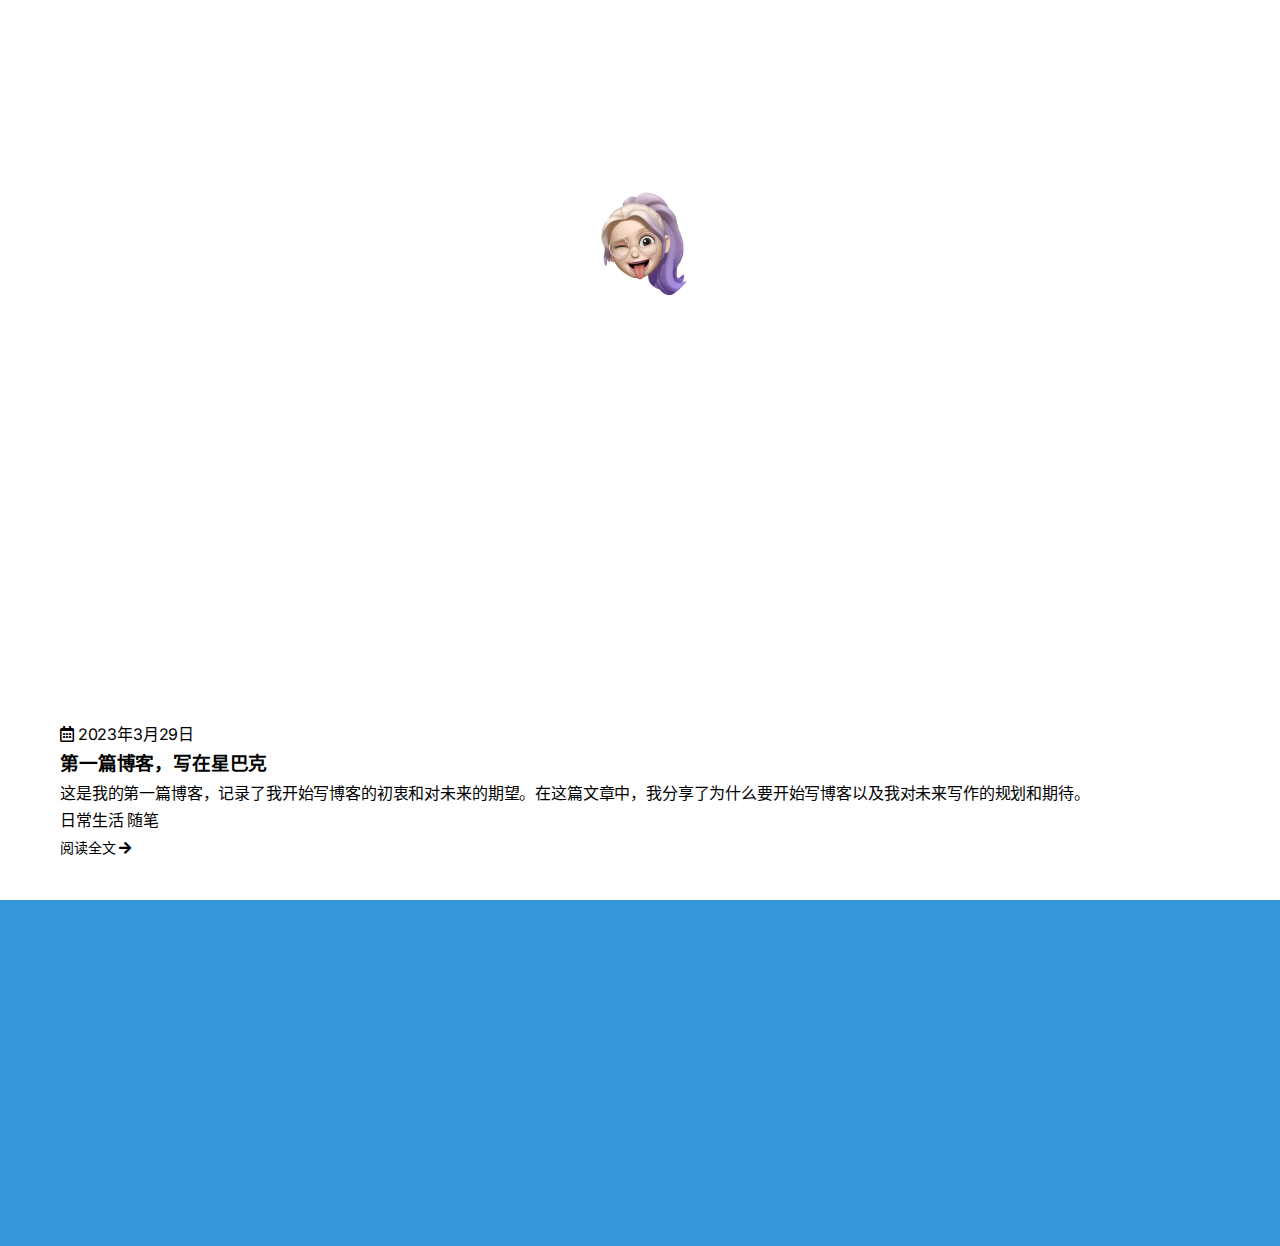
<file: index.html>
<!DOCTYPE html>
<html lang="zh-CN">

<head>
    <meta charset="UTF-8">
    <meta name="viewport" content="width=device-width, initial-scale=1.0">
    <title>Aria's Blog</title>
    <meta name="description" content="Aria‘  Blog，分享产品设计、自由职业和生活日常">
    <link rel="stylesheet" href="css/style.css">
    <link rel="stylesheet" href="css/minimal-style.css">
    <link rel="stylesheet" href="css/animations.css">
    <link rel="stylesheet" href="css/post-icon.css">
    <!-- 添加Font Awesome图标库 -->
    <link rel="stylesheet" href="https://cdnjs.cloudflare.com/ajax/libs/font-awesome/5.15.4/css/all.min.css">
    <!-- 添加Google字体 -->
    <link rel="stylesheet"
        href="https://fonts.googleapis.com/css2?family=Inter:wght@300;400;500;600;700&family=Playfair+Display:wght@400;500;600;700&display=swap">
</head>

<body>
    <header class="site-header">
        <div class="container">
            <!-- 移除导航栏 -->
        </div>
    </header>

    <main class="site-content">
        <div class="container">
            <section class="hero-section">
                <div class="profile-image">
                    <img src="images/aria-avatar.jpg" alt="Aria的头像"
                        />
                </div>
                <div class="hero-content">
                    <h1 class="site-title animate-slide-up">Aria‘s Blog</h1>
                    <p class="site-description animate-slide-up delay-100">产品设计 · 设计思考 · 日常生活</p>
                    <p class="animate-slide-up delay-300 quote-highlight">Happy,Free,Confused and Lonely</p>
                </div>
            </section>

            <!-- 作品模块已移除，移至页脚 -->

            <section class="featured-posts">
                <!-- 移除时间线模块标题 -->

                <div class="timeline">
                    <!-- 只保留第一篇博客 -->
                    <div class="timeline-item">
                        <div class="timeline-content">
                            <div class="timeline-date">
                                <i class="far fa-calendar-alt"></i> 2023年3月29日
                            </div>
                            <h3 class="timeline-title">
                                <a href="posts/post-20250329.html">第一篇博客，写在星巴克</a>
                            </h3>
                            <div class="timeline-excerpt">
                                这是我的第一篇博客，记录了我开始写博客的初衷和对未来的期望。在这篇文章中，我分享了为什么要开始写博客以及我对未来写作的规划和期待。
                            </div>
                            <div class="timeline-tags">
                                <span class="timeline-tag">日常生活</span>
                                <span class="timeline-tag">随笔</span>
                            </div>
                            <a href="posts/post-20250329.html" class="read-more">阅读全文 <i
                                    class="fas fa-arrow-right"></i></a>
                        </div>
                    </div>
                </div>

                <!-- 移除查看所有文章按钮 -->
            </section>


        </div>
    </main>

    <footer class="site-footer">
        <div class="container">
            <div class="footer-works">
                <h3>我的作品</h3>
                <div class="works-links">
                    <a href="https://www.baidu.com" target="_blank">VisOKR</a>
                    <a href="https://www.baidu.com" target="_blank">Context</a>
                    <a href="https://www.baidu.com" target="_blank">LifeSticker</a>
                </div>
            </div>
            <div class="social-links">
                <a href="#" title="即刻"><i class="fas fa-compass"></i> 即刻</a>
                <a href="#" title="少数派"><i class="fas fa-feather-alt"></i> 少数派</a>
                <a href="#" title="微信"><i class="fab fa-weixin"></i> 微信</a>
            </div>
            <div class="copyright">
                <p>&copy; 2024 版权所有。</p>
            </div>
        </div>
    </footer>

    <script src="js/main.js"></script>
    <script src="js/animations.js"></script>
</body>

</html>
</file>
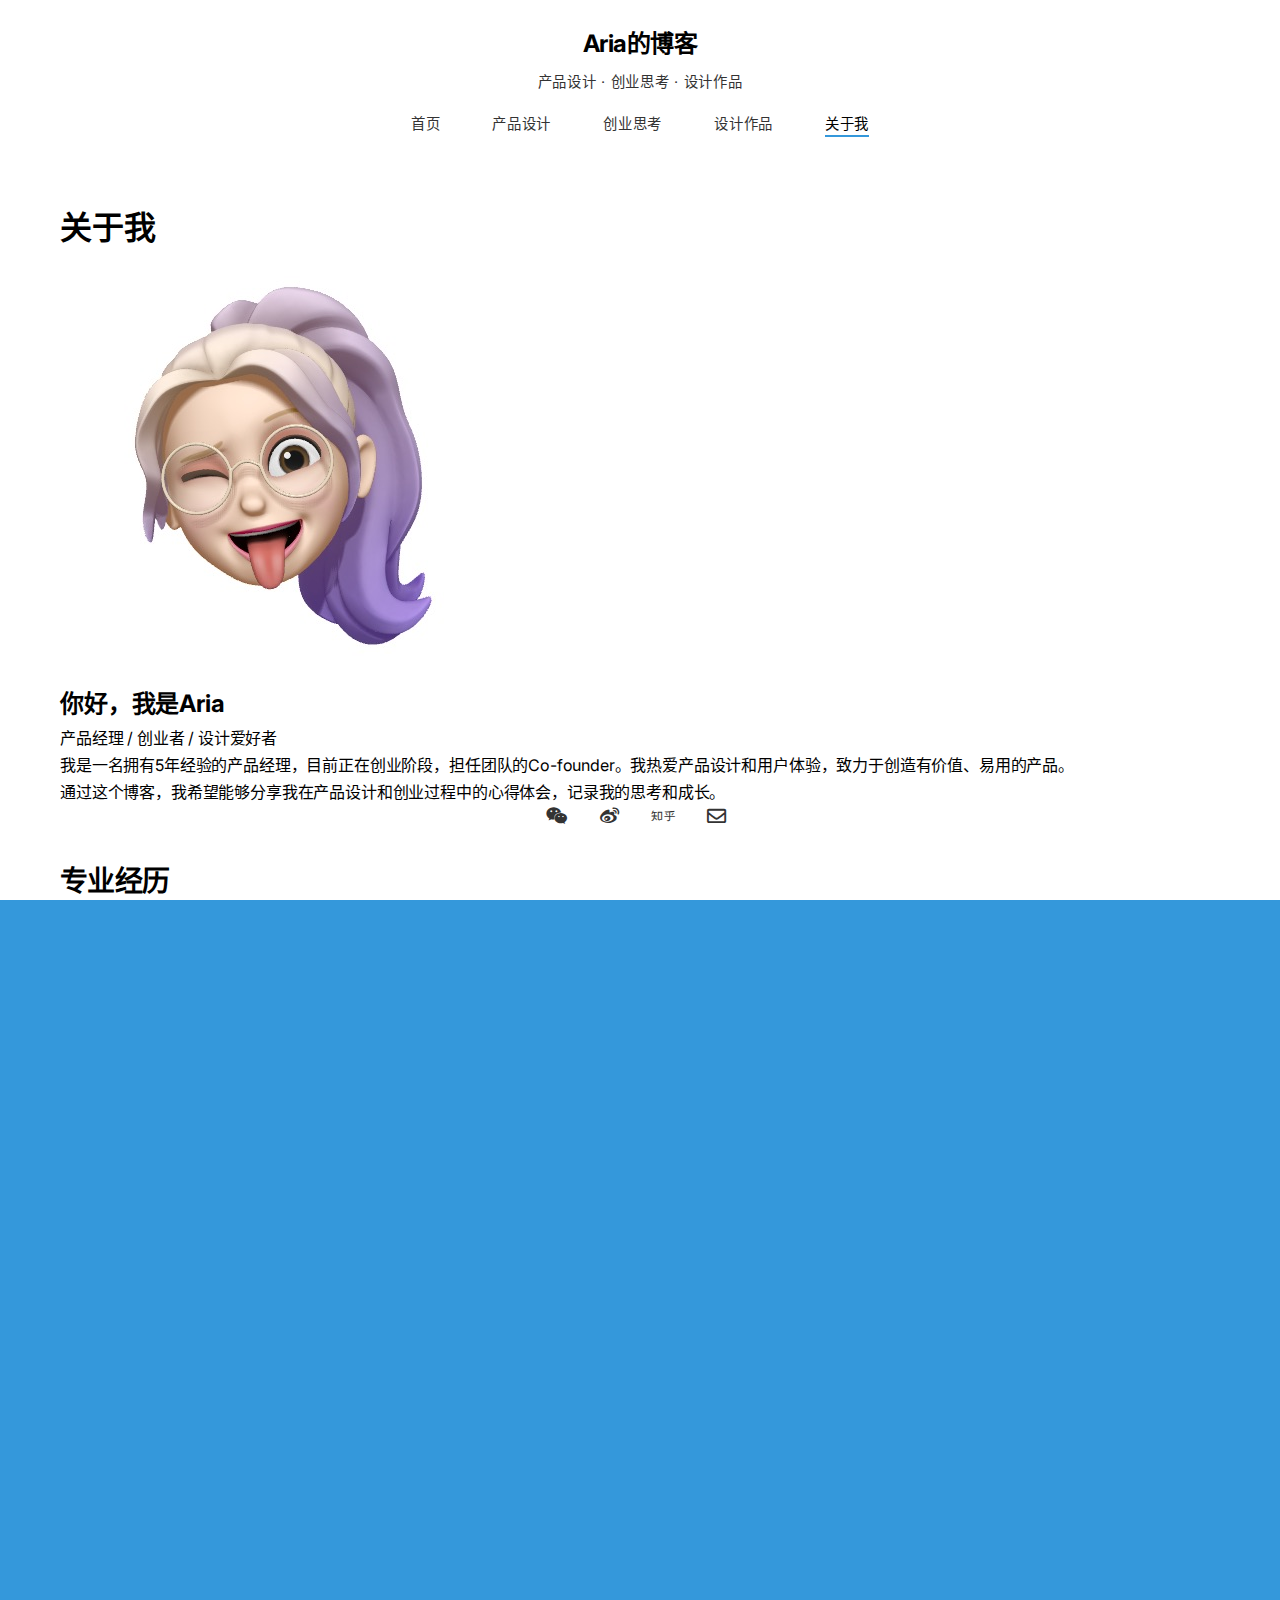
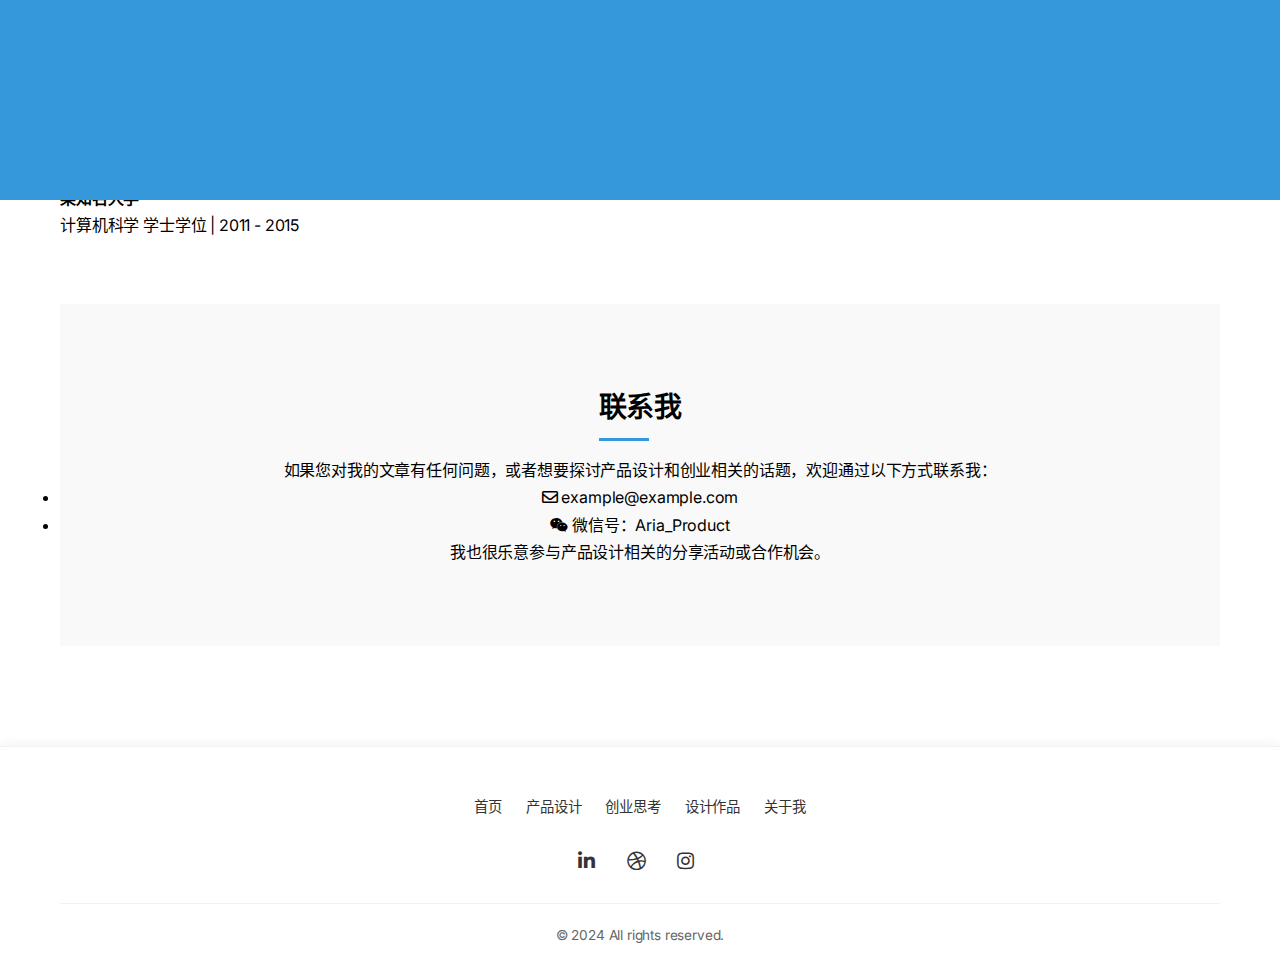
<file: about.html>
<!DOCTYPE html>
<html lang="zh-CN">
<head>
    <meta charset="UTF-8">
    <meta name="viewport" content="width=device-width, initial-scale=1.0">
    <title>关于我 - Aria的博客</title>
    <meta name="description" content="了解Aria的个人经历、专业技能和创业历程">
    <link rel="stylesheet" href="css/style.css">
    <link rel="stylesheet" href="css/minimal-style.css">
    <link rel="stylesheet" href="css/animations.css">
    <!-- 添加Font Awesome图标库 -->
    <link rel="stylesheet" href="https://cdnjs.cloudflare.com/ajax/libs/font-awesome/5.15.4/css/all.min.css">
    <!-- 添加Google字体 -->
    <link rel="stylesheet" href="https://fonts.googleapis.com/css2?family=Inter:wght@300;400;500;600;700&display=swap">
</head>
<body>
    <header class="site-header">
        <div class="container">
            <div class="site-branding">
                <h1 class="site-title"><a href="index.html">Aria的博客</a></h1>
                <p class="site-description">产品设计 · 创业思考 · 设计作品</p>
            </div>
            <nav class="main-navigation">
                <ul class="menu">
                    <li><a href="index.html">首页</a></li>
                    <li><a href="posts/product-design.html">产品设计</a></li>
                    <li><a href="posts/startup.html">创业思考</a></li>
                    <li><a href="posts/design-works.html">设计作品</a></li>
                    <li class="active"><a href="about.html">关于我</a></li>
                </ul>
            </nav>
        </div>
    </header>

    <main class="site-content">
        <div class="container">
            <article class="about-page">
                <header class="page-header">
                    <h1 class="page-title">关于我</h1>
                </header>
                
                <div class="about-content">
                    <div class="about-intro">
                        <div class="about-avatar">
                            <img src="images/aria-avatar.jpg" alt="Aria的头像" onerror="this.onerror=null; this.src='images/avatar-placeholder.jpg';">
                        </div>
                        <div class="about-bio">
                            <h2>你好，我是Aria</h2>
                            <p class="bio-tagline">产品经理 / 创业者 / 设计爱好者</p>
                            <p>我是一名拥有5年经验的产品经理，目前正在创业阶段，担任团队的Co-founder。我热爱产品设计和用户体验，致力于创造有价值、易用的产品。</p>
                            <p>通过这个博客，我希望能够分享我在产品设计和创业过程中的心得体会，记录我的思考和成长。</p>
                            <div class="social-links">
                                <a href="#" title="微信"><i class="fab fa-weixin"></i></a>
                                <a href="#" title="微博"><i class="fab fa-weibo"></i></a>
                                <a href="#" title="知乎"><i class="fab fa-zhihu"></i></a>
                                <a href="mailto:example@example.com" title="邮箱"><i class="far fa-envelope"></i></a>
                            </div>
                        </div>
                    </div>
                    
                    <section class="about-section">
                        <h3 class="section-title">专业经历</h3>
                        <div class="experience-timeline">
                            <div class="timeline-item">
                                <div class="timeline-date">2022 - 至今</div>
                                <div class="timeline-content">
                                    <h4>某创业公司</h4>
                                    <p class="timeline-position">联合创始人 & 产品负责人</p>
                                    <p>负责公司产品战略规划、用户研究、产品设计和迭代。带领团队从0到1打造产品，目前已获得天使轮融资。</p>
                                </div>
                            </div>
                            <div class="timeline-item">
                                <div class="timeline-date">2019 - 2022</div>
                                <div class="timeline-content">
                                    <h4>某科技公司</h4>
                                    <p class="timeline-position">高级产品经理</p>
                                    <p>负责核心业务线的产品设计和优化，通过深入的用户研究和数据分析，提升了产品转化率和用户留存。</p>
                                </div>
                            </div>
                            <div class="timeline-item">
                                <div class="timeline-date">2017 - 2019</div>
                                <div class="timeline-content">
                                    <h4>某互联网公司</h4>
                                    <p class="timeline-position">产品经理</p>
                                    <p>参与多个产品的设计和开发，负责需求分析、用户故事编写和产品原型设计。</p>
                                </div>
                            </div>
                        </div>
                    </section>
                    
                    <section class="about-section">
                        <h3 class="section-title">专业技能</h3>
                        <div class="skills-grid">
                            <div class="skill-item">
                                <div class="skill-icon"><i class="fas fa-sitemap"></i></div>
                                <h4>产品战略</h4>
                                <p>产品定位、市场分析、竞品分析、商业模式设计</p>
                            </div>
                            <div class="skill-item">
                                <div class="skill-icon"><i class="fas fa-users"></i></div>
                                <h4>用户研究</h4>
                                <p>用户访谈、用户画像、用户旅程图、可用性测试</p>
                            </div>
                            <div class="skill-item">
                                <div class="skill-icon"><i class="fas fa-pencil-ruler"></i></div>
                                <h4>产品设计</h4>
                                <p>信息架构、交互设计、原型设计、产品需求文档</p>
                            </div>
                            <div class="skill-item">
                                <div class="skill-icon"><i class="fas fa-chart-line"></i></div>
                                <h4>数据分析</h4>
                                <p>用户行为分析、转化漏斗分析、A/B测试、数据可视化</p>
                            </div>
                        </div>
                    </section>
                    
                    <section class="about-section">
                        <h3 class="section-title">教育背景</h3>
                        <div class="education-item">
                            <h4>某知名大学</h4>
                            <p class="education-details">人机交互设计 硕士学位 | 2015 - 2017</p>
                        </div>
                        <div class="education-item">
                            <h4>某知名大学</h4>
                            <p class="education-details">计算机科学 学士学位 | 2011 - 2015</p>
                        </div>
                    </section>
                    
                    <section class="about-section contact-section">
                        <h3 class="section-title">联系我</h3>
                        <p>如果您对我的文章有任何问题，或者想要探讨产品设计和创业相关的话题，欢迎通过以下方式联系我：</p>
                        <ul class="contact-list">
                            <li><i class="far fa-envelope"></i> <a href="mailto:example@example.com">example@example.com</a></li>
                            <li><i class="fab fa-weixin"></i> <span>微信号：Aria_Product</span></li>
                        </ul>
                        <p class="collaboration-note">我也很乐意参与产品设计相关的分享活动或合作机会。</p>
                    </section>
                </div>
            </article>
        </div>
    </main>

    <footer class="site-footer">
        <div class="container">
            <div class="footer-links">
                <a href="index.html">首页</a>
                <a href="posts/product-design.html">产品设计</a>
                <a href="posts/startup.html">创业思考</a>
                <a href="posts/design-works.html">设计作品</a>
                <a href="about.html">关于我</a>
            </div>
            <div class="social-links">
                <a href="#" title="LinkedIn"><i class="fab fa-linkedin-in"></i></a>
                <a href="#" title="Dribbble"><i class="fab fa-dribbble"></i></a>
                <a href="#" title="Instagram"><i class="fab fa-instagram"></i></a>
            </div>
            <div class="copyright">
                <p>&copy; 2024 All rights reserved.</p>
            </div>
        </div>
    </footer>

    <script src="js/main.js"></script>
    <script src="js/animations.js"></script>
</body>
</html>
</file>
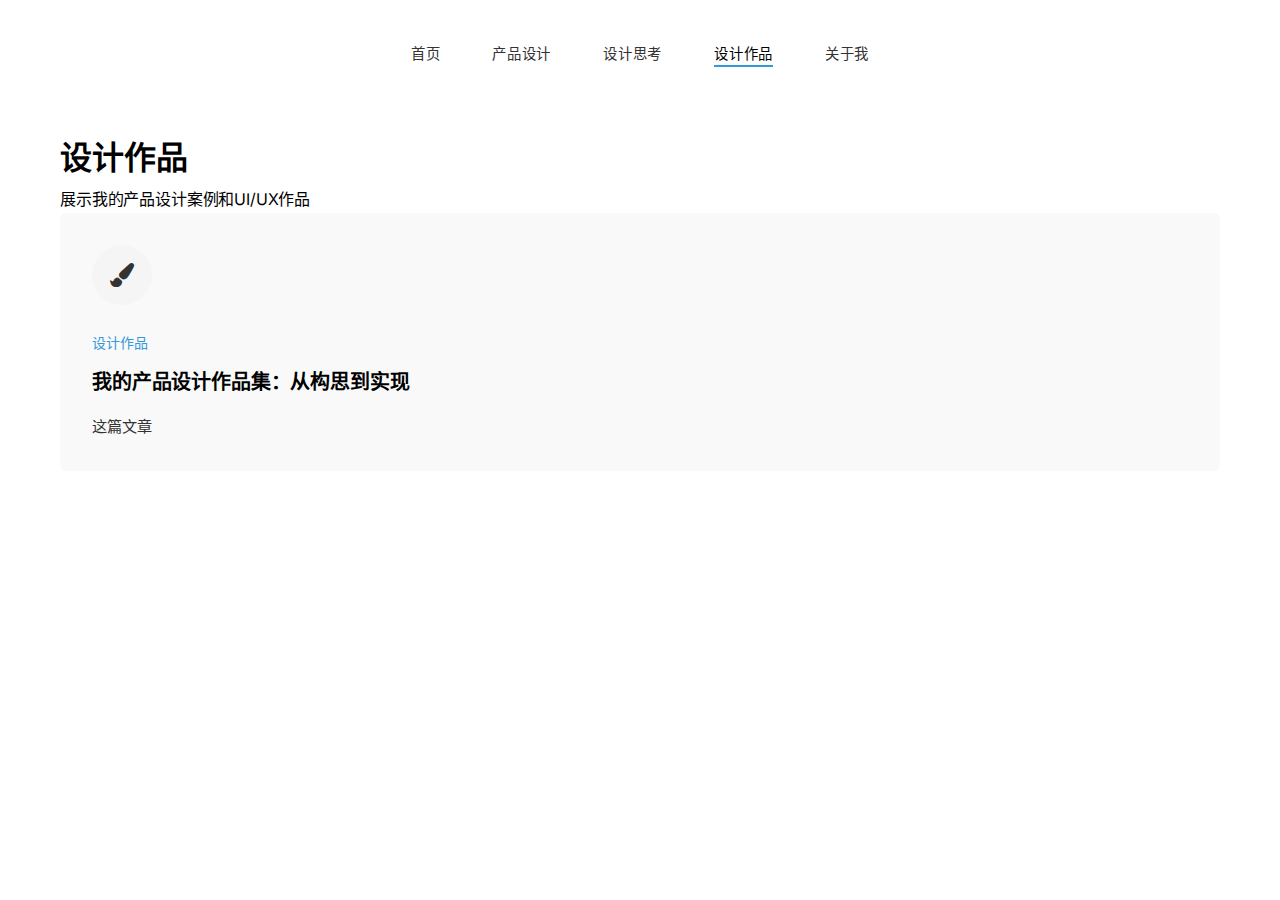
<file: posts/design-works.html>
<!DOCTYPE html>
<html lang="zh-CN">

<head>
    <meta charset="UTF-8">
    <meta name="viewport" content="width=device-width, initial-scale=1.0">
    <title>设计作品 - Aria的博客</title>
    <meta name="description" content="Aria的设计作品展示，包括产品设计案例和UI/UX作品">
    <link rel="stylesheet" href="../css/style.css">
    <link rel="stylesheet" href="../css/minimal-style.css">
    <link rel="stylesheet" href="../css/animations.css">
    <link rel="stylesheet" href="../css/post-icon.css">
    <!-- 添加Font Awesome图标库 -->
    <link rel="stylesheet" href="https://cdnjs.cloudflare.com/ajax/libs/font-awesome/5.15.4/css/all.min.css">
    <!-- 添加Google字体 -->
    <link rel="stylesheet"
        href="https://fonts.googleapis.com/css2?family=Inter:wght@300;400;500;600;700&family=Playfair+Display:wght@400;500;600;700&display=swap">
</head>

<body>
    <header class="site-header">
        <div class="container">
            <nav class="main-navigation">
                <ul class="menu">
                    <li><a href="../index.html">首页</a></li>
                    <li><a href="product-design.html">产品设计</a></li>
                    <li><a href="startup.html">设计思考</a></li>
                    <li class="active"><a href="design-works.html">设计作品</a></li>
                    <li><a href="../about.html">关于我</a></li>
                </ul>
            </nav>
        </div>
    </header>

    <main class="site-content">
        <div class="container">
            <section class="category-header">
                <h1 class="category-title">设计作品</h1>
                <p class="category-description">展示我的产品设计案例和UI/UX作品</p>
            </section>

            <section class="posts-grid">
                <div class="service-card">
                    <div class="post-icon">
                        <a href="example-post-3.html">
                            <i class="fas fa-paint-brush"></i>
                        </a>
                    </div>
                    <div class="post-category"><a href="design-works.html">设计作品</a></div>
                    <h3><a href="example-post-3.html">我的产品设计作品集：从构思到实现</a></h3>
                    <p>这篇文章
</file>
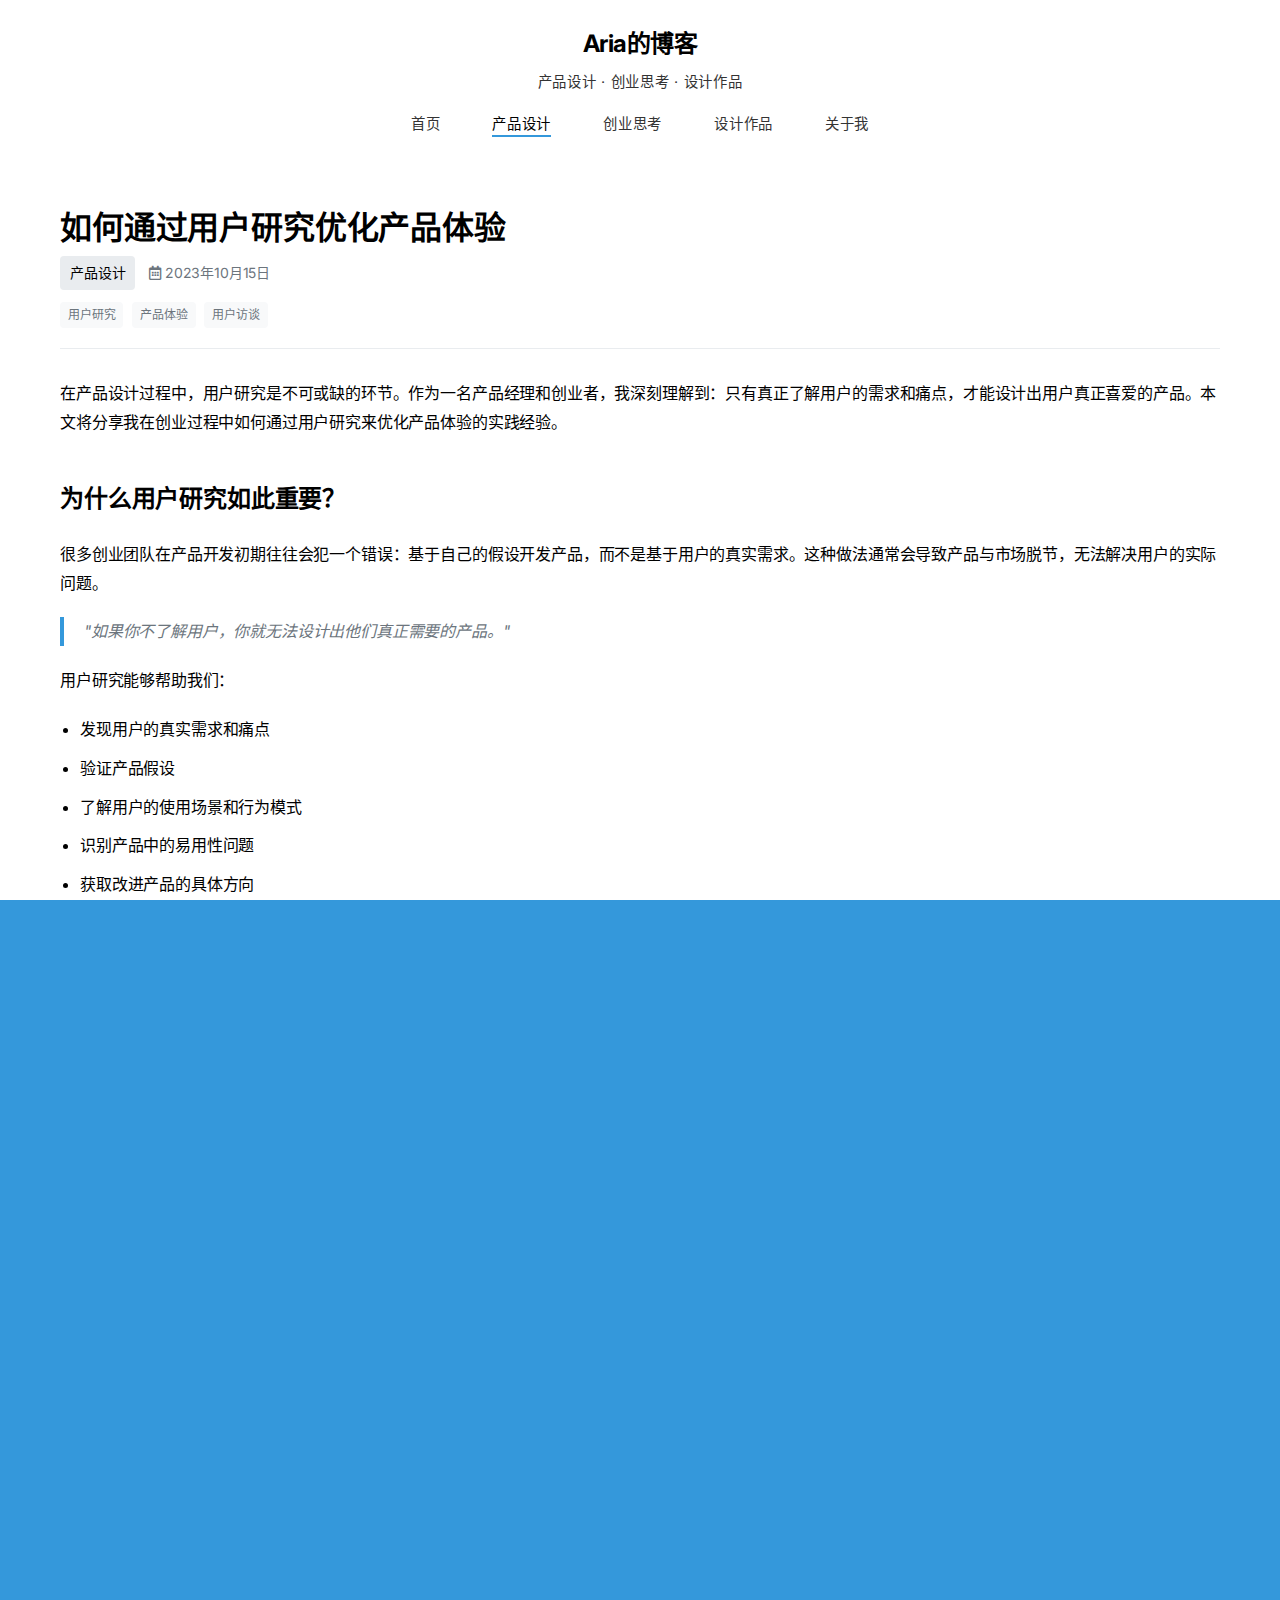
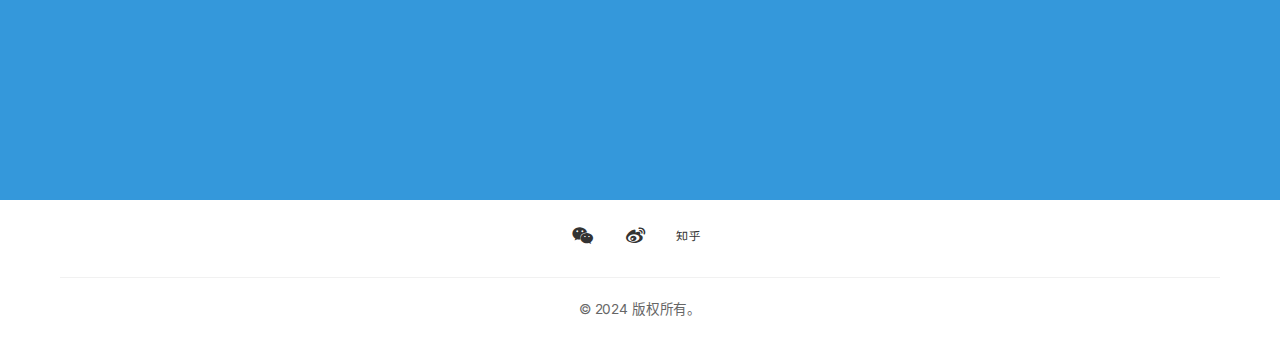
<file: posts/example-post-1.html>
<!DOCTYPE html>
<html lang="zh-CN">

<head>
    <meta charset="UTF-8">
    <meta name="viewport" content="width=device-width, initial-scale=1.0">
    <title>如何通过用户研究优化产品体验 - Aria的博客</title>
    <meta name="description" content="在产品设计过程中，用户研究是不可或缺的环节。本文将分享我在创业过程中如何通过用户研究来优化产品体验的实践经验。">
    <link rel="stylesheet" href="../css/style.css">
    <link rel="stylesheet" href="../css/minimal-style.css">
    <link rel="stylesheet" href="../css/animations.css">
    <!-- 添加Font Awesome图标库 -->
    <link rel="stylesheet" href="https://cdnjs.cloudflare.com/ajax/libs/font-awesome/5.15.4/css/all.min.css">
    <!-- 添加Google字体 -->
    <link rel="stylesheet" href="https://fonts.googleapis.com/css2?family=Inter:wght@300;400;500;600;700&display=swap">
    <style>
        /* 文章页面特定样式 */
        .article-content {
            line-height: 1.8;
        }

        .article-content p {
            margin-bottom: 20px;
        }

        .article-content h2 {
            margin: 40px 0 20px;
            font-size: 24px;
        }

        .article-content h3 {
            margin: 30px 0 15px;
            font-size: 20px;
        }

        .article-content ul,
        .article-content ol {
            margin-bottom: 20px;
            padding-left: 20px;
        }

        .article-content li {
            margin-bottom: 10px;
        }

        .article-content blockquote {
            border-left: 4px solid #3498db;
            padding-left: 20px;
            margin: 20px 0;
            color: #6c757d;
            font-style: italic;
        }

        .article-meta {
            margin-bottom: 30px;
            padding-bottom: 20px;
            border-bottom: 1px solid #e9ecef;
        }

        .article-category {
            display: inline-block;
            background-color: #e9ecef;
            color: #3498db;
            padding: 5px 10px;
            border-radius: 4px;
            font-size: 14px;
            margin-right: 10px;
        }

        .article-date {
            color: #6c757d;
            font-size: 14px;
        }

        .article-tags {
            margin-top: 10px;
        }

        .article-tag {
            display: inline-block;
            background-color: #f8f9fa;
            padding: 3px 8px;
            border-radius: 4px;
            font-size: 12px;
            margin-right: 5px;
            color: #6c757d;
        }

        .article-navigation {
            display: flex;
            justify-content: space-between;
            margin-top: 40px;
            padding-top: 20px;
            border-top: 1px solid #e9ecef;
        }

        .nav-previous,
        .nav-next {
            max-width: 45%;
        }

        .nav-previous a,
        .nav-next a {
            display: flex;
            align-items: center;
        }

        .nav-previous i {
            margin-right: 10px;
        }

        .nav-next i {
            margin-left: 10px;
        }
    </style>
</head>

<body>
    <header class="site-header">
        <div class="container">
            <div class="site-branding">
                <h1 class="site-title"><a href="../index.html">Aria的博客</a></h1>
                <p class="site-description">产品设计 · 创业思考 · 设计作品</p>
            </div>
            <nav class="main-navigation">
                <ul class="menu">
                    <li><a href="../index.html">首页</a></li>
                    <li class="active"><a href="product-design.html">产品设计</a></li>
                    <li><a href="startup.html">创业思考</a></li>
                    <li><a href="design-works.html">设计作品</a></li>
                    <li><a href="../about.html">关于我</a></li>
                </ul>
            </nav>
        </div>
    </header>

    <main class="site-content">
        <div class="container">
            <article class="single-article">
                <header class="article-header">
                    <h1 class="article-title">如何通过用户研究优化产品体验</h1>
                    <div class="article-meta">
                        <span class="article-category"><a href="product-design.html">产品设计</a></span>
                        <span class="article-date"><i class="far fa-calendar-alt"></i> 2023年10月15日</span>
                        <div class="article-tags">
                            <span class="article-tag">用户研究</span>
                            <span class="article-tag">产品体验</span>
                            <span class="article-tag">用户访谈</span>
                        </div>
                    </div>
                </header>

                <div class="article-content">
                    <p>在产品设计过程中，用户研究是不可或缺的环节。作为一名产品经理和创业者，我深刻理解到：只有真正了解用户的需求和痛点，才能设计出用户真正喜爱的产品。本文将分享我在创业过程中如何通过用户研究来优化产品体验的实践经验。
                    </p>

                    <h2>为什么用户研究如此重要？</h2>
                    <p>很多创业团队在产品开发初期往往会犯一个错误：基于自己的假设开发产品，而不是基于用户的真实需求。这种做法通常会导致产品与市场脱节，无法解决用户的实际问题。</p>

                    <blockquote>
                        <p>"如果你不了解用户，你就无法设计出他们真正需要的产品。"</p>
                    </blockquote>

                    <p>用户研究能够帮助我们：</p>
                    <ul>
                        <li>发现用户的真实需求和痛点</li>
                        <li>验证产品假设</li>
                        <li>了解用户的使用场景和行为模式</li>
                        <li>识别产品中的易用性问题</li>
                        <li>获取改进产品的具体方向</li>
                    </ul>

                    <h2>用户研究的方法与实践</h2>

                    <h3>1. 用户访谈</h3>
                    <p>用户访谈是最直接了解用户需求的方法。我们在创业初期，我们通过一对一的深度访谈，与目标用户进行了充分的交流。以下是我们实践中的要点：</p>
                    <ul>
                        <li><strong>选择合适的受访者</strong>：确保受访者符合目标用户画像，避免样本偏差。</li>
                        <li><strong>准备开放性问题</strong>：避免引导性问题，让用户自由表达他们的想法和感受。</li>
                        <li><strong>关注用户的故事</strong>：不仅关注用户说了什么，更要关注他们为什么这么说。</li>
                        <li><strong>记录关键洞察</strong>：访谈后及时整理笔记，提炼关键洞察。</li>
                    </ul>

                    <h3>2. 用户调研问卷</h3>
                    <p>问卷调研可以在短时间内收集大量用户反馈。我们设计了简洁明了的问卷，重点关注用户的使用习惯、痛点和期望。在问卷设计中，我们注意：</p>
                    <ul>
                        <li>问题简短明确，避免歧义</li>
                        <li>合理设置选项，避免引导用户</li>
                        <li>包含开放性问题，收集用户的自由反馈</li>
                        <li>控制问卷长度，提高完成率</li>
                    </ul>
                </div>

                <div class="article-navigation">
                    <div class="nav-previous">
                        <a href="post-20250329.html"><i class="fas fa-chevron-left"></i> 上一篇：第一篇博客，写在星巴克</a>
                    </div>
                    <div class="nav-next">
                        <a href="example-post-2.html">下一篇：初创团队如何高效协作 <i class="fas fa-chevron-right"></i></a>
                    </div>
                </div>
            </article>
        </div>
    </main>

    <footer class="site-footer">
        <div class="container">
            <div class="footer-links">
                <a href="../index.html">首页</a>
                <a href="product-design.html">产品设计</a>
                <a href="startup.html">创业思考</a>
                <a href="design-works.html">设计作品</a>
                <a href="../about.html">关于我</a>
            </div>
            <div class="social-links">
                <a href="#" title="微信"><i class="fab fa-weixin"></i></a>
                <a href="#" title="微博"><i class="fab fa-weibo"></i></a>
                <a href="#" title="知乎"><i class="fab fa-zhihu"></i></a>
            </div>
            <div class="copyright">
                <p>&copy; 2024 版权所有。</p>
            </div>
        </div>
    </footer>

    <script src="../js/main.js"></script>
    <script src="../js/animations.js"></script>
</body>

</html>
</file>
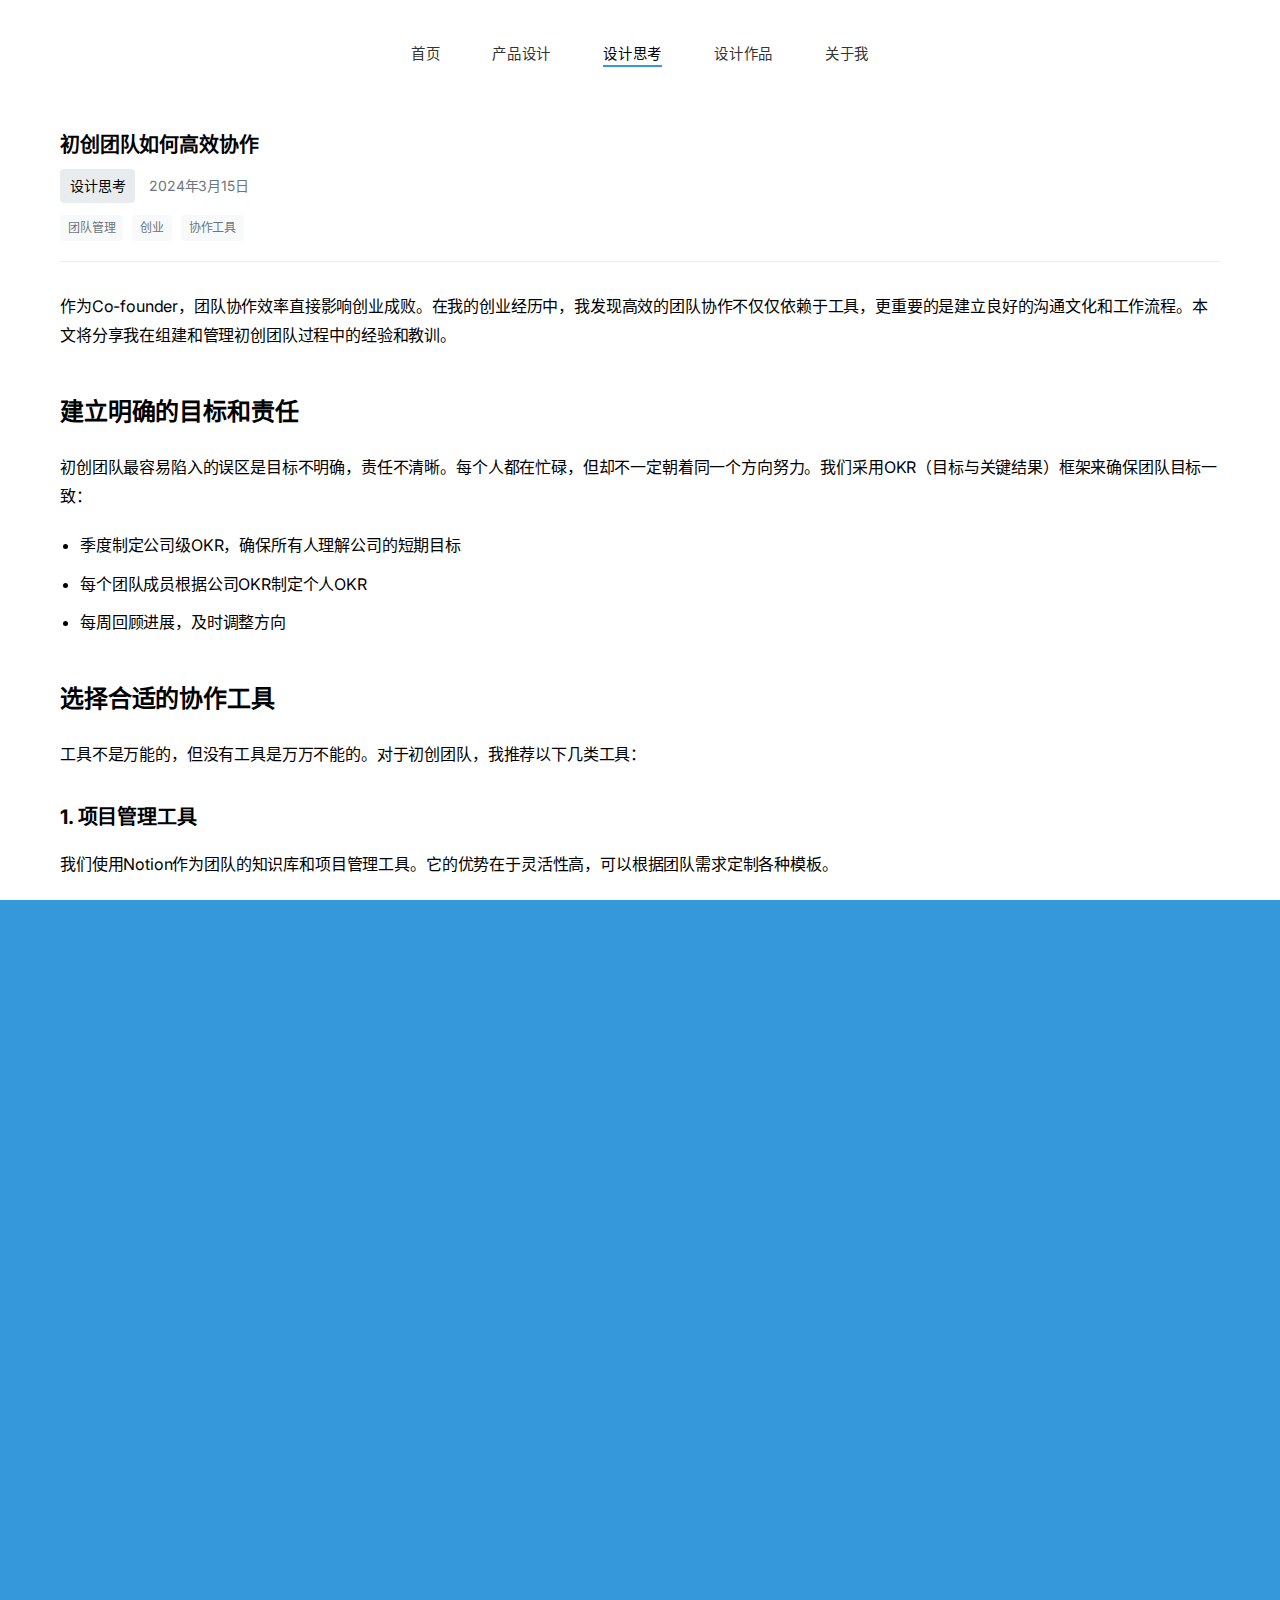
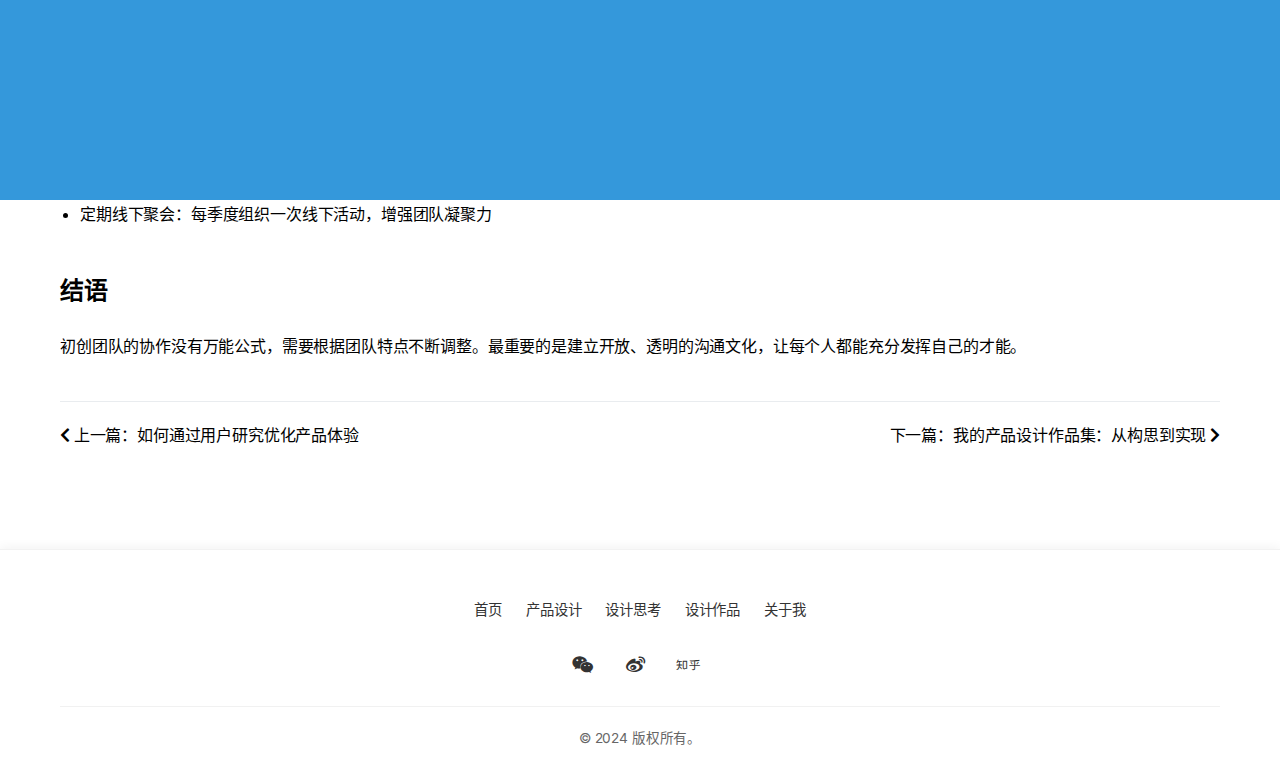
<file: posts/example-post-2.html>
<!DOCTYPE html>
<html lang="zh-CN">

<head>
    <meta charset="UTF-8">
    <meta name="viewport" content="width=device-width, initial-scale=1.0">
    <title>初创团队如何高效协作 - Aria的博客</title>
    <meta name="description" content="作为Co-founder，团队协作效率直接影响创业成败。本文分享我在组建和管理初创团队过程中的经验和教训。">
    <link rel="stylesheet" href="../css/style.css">
    <link rel="stylesheet" href="../css/minimal-style.css">
    <link rel="stylesheet" href="../css/animations.css">
    <!-- 添加Font Awesome图标库 -->
    <link rel="stylesheet" href="https://cdnjs.cloudflare.com/ajax/libs/font-awesome/5.15.4/css/all.min.css">
    <!-- 添加Google字体 -->
    <link rel="stylesheet" href="https://fonts.googleapis.com/css2?family=Inter:wght@300;400;500;600;700&display=swap">
    <style>
        /* 文章页面特定样式 */
        .article-content {
            line-height: 1.8;
        }

        .article-content p {
            margin-bottom: 20px;
        }

        .article-content h2 {
            margin: 40px 0 20px;
            font-size: 24px;
        }

        .article-content h3 {
            margin: 30px 0 15px;
            font-size: 20px;
        }

        .article-content ul,
        .article-content ol {
            margin-bottom: 20px;
            padding-left: 20px;
        }

        .article-content li {
            margin-bottom: 10px;
        }

        .article-content blockquote {
            border-left: 4px solid #3498db;
            padding-left: 20px;
            margin: 20px 0;
            color: #6c757d;
            font-style: italic;
        }

        .article-meta {
            margin-bottom: 30px;
            padding-bottom: 20px;
            border-bottom: 1px solid #e9ecef;
        }

        .article-category {
            display: inline-block;
            background-color: #e9ecef;
            color: #3498db;
            padding: 5px 10px;
            border-radius: 4px;
            font-size: 14px;
            margin-right: 10px;
        }

        .article-date {
            color: #6c757d;
            font-size: 14px;
        }

        .article-tags {
            margin-top: 10px;
        }

        .article-tag {
            display: inline-block;
            background-color: #f8f9fa;
            padding: 3px 8px;
            border-radius: 4px;
            font-size: 12px;
            margin-right: 5px;
            color: #6c757d;
        }

        .article-navigation {
            display: flex;
            justify-content: space-between;
            margin-top: 40px;
            padding-top: 20px;
            border-top: 1px solid #e9ecef;
        }

        .nav-previous,
        .nav-next {
            max-width: 45%;
        }
    </style>
</head>

<body>
    <header class="site-header">
        <div class="container">
            <nav class="main-navigation">
                <ul class="menu">
                    <li><a href="../index.html">首页</a></li>
                    <li><a href="product-design.html">产品设计</a></li>
                    <li class="active"><a href="startup.html">设计思考</a></li>
                    <li><a href="design-works.html">设计作品</a></li>
                    <li><a href="../about.html">关于我</a></li>
                </ul>
            </nav>
        </div>
    </header>

    <main class="site-content">
        <div class="container">
            <article class="single-post">
                <header class="post-header">
                    <h1 class="post-title">初创团队如何高效协作</h1>
                    <div class="article-meta">
                        <span class="article-category"><a href="startup.html">设计思考</a></span>
                        <span class="article-date">2024年3月15日</span>
                        <div class="article-tags">
                            <span class="article-tag">团队管理</span>
                            <span class="article-tag">创业</span>
                            <span class="article-tag">协作工具</span>
                        </div>
                    </div>
                </header>

                <div class="article-content">
                    <p>作为Co-founder，团队协作效率直接影响创业成败。在我的创业经历中，我发现高效的团队协作不仅仅依赖于工具，更重要的是建立良好的沟通文化和工作流程。本文将分享我在组建和管理初创团队过程中的经验和教训。
                    </p>

                    <h2>建立明确的目标和责任</h2>
                    <p>初创团队最容易陷入的误区是目标不明确，责任不清晰。每个人都在忙碌，但却不一定朝着同一个方向努力。我们采用OKR（目标与关键结果）框架来确保团队目标一致：</p>
                    <ul>
                        <li>季度制定公司级OKR，确保所有人理解公司的短期目标</li>
                        <li>每个团队成员根据公司OKR制定个人OKR</li>
                        <li>每周回顾进展，及时调整方向</li>
                    </ul>

                    <h2>选择合适的协作工具</h2>
                    <p>工具不是万能的，但没有工具是万万不能的。对于初创团队，我推荐以下几类工具：</p>

                    <h3>1. 项目管理工具</h3>
                    <p>我们使用Notion作为团队的知识库和项目管理工具。它的优势在于灵活性高，可以根据团队需求定制各种模板。</p>

                    <h3>2. 沟通工具</h3>
                    <p>我们采用Slack进行日常沟通，并建立了明确的频道规则：</p>
                    <ul>
                        <li>#general：重要公告和全员信息</li>
                        <li>#random：闲聊和团队文化建设</li>
                        <li>#产品、#设计、#开发：各职能专属频道</li>
                        <li>#客户反馈：收集和讨论用户反馈</li>
                    </ul>

                    <h3>3. 设计协作工具</h3>
                    <p>Figma是我们的首选，它允许设计师和产品经理实时协作，开发人员也可以直接查看设计规范。</p>

                    <h2>建立有效的会议机制</h2>
                    <p>会议是把双刃剑，过多会浪费时间，过少又可能导致信息不对称。我们采用以下会议机制：</p>
                    <ul>
                        <li>每日站会：15分钟，同步进展和阻碍</li>
                        <li>周会：1小时，回顾上周成果，规划下周工作</li>
                        <li>月度复盘：半天，深度分析数据，调整产品和运营策略</li>
                    </ul>

                    <blockquote>
                        <p>会议应该是解决问题的场所，而不是制造问题的地方。</p>
                    </blockquote>

                    <h2>远程协作的挑战与解决方案</h2>
                    <p>疫情后，远程办公成为常态。我们在实践中总结了以下经验：</p>
                    <ul>
                        <li>文档优先：所有决策和讨论都形成文档，避免信息丢失</li>
                        <li>异步沟通：尊重每个人的工作节奏，不期待即时回复</li>
                        <li>定期线下聚会：每季度组织一次线下活动，增强团队凝聚力</li>
                    </ul>

                    <h2>结语</h2>
                    <p>初创团队的协作没有万能公式，需要根据团队特点不断调整。最重要的是建立开放、透明的沟通文化，让每个人都能充分发挥自己的才能。</p>
                </div>

                <div class="article-navigation">
                    <div class="nav-previous">
                        <a href="example-post-1.html"><i class="fas fa-chevron-left"></i> 上一篇：如何通过用户研究优化产品体验</a>
                    </div>
                    <div class="nav-next">
                        <a href="example-post-3.html">下一篇：我的产品设计作品集：从构思到实现 <i class="fas fa-chevron-right"></i></a>
                    </div>
                </div>
            </article>
        </div>
    </main>

    <footer class="site-footer">
        <div class="container">
            <div class="footer-links">
                <a href="../index.html">首页</a>
                <a href="product-design.html">产品设计</a>
                <a href="startup.html">设计思考</a>
                <a href="design-works.html">设计作品</a>
                <a href="../about.html">关于我</a>
            </div>
            <div class="social-links">
                <a href="#" title="微信"><i class="fab fa-weixin"></i></a>
                <a href="#" title="微博"><i class="fab fa-weibo"></i></a>
                <a href="#" title="知乎"><i class="fab fa-zhihu"></i></a>
            </div>
            <div class="copyright">
                <p>&copy; 2024 版权所有。</p>
            </div>
        </div>
    </footer>

    <script src="../js/main.js"></script>
    <script src="../js/animations.js"></script>
</body>

</html>
</file>
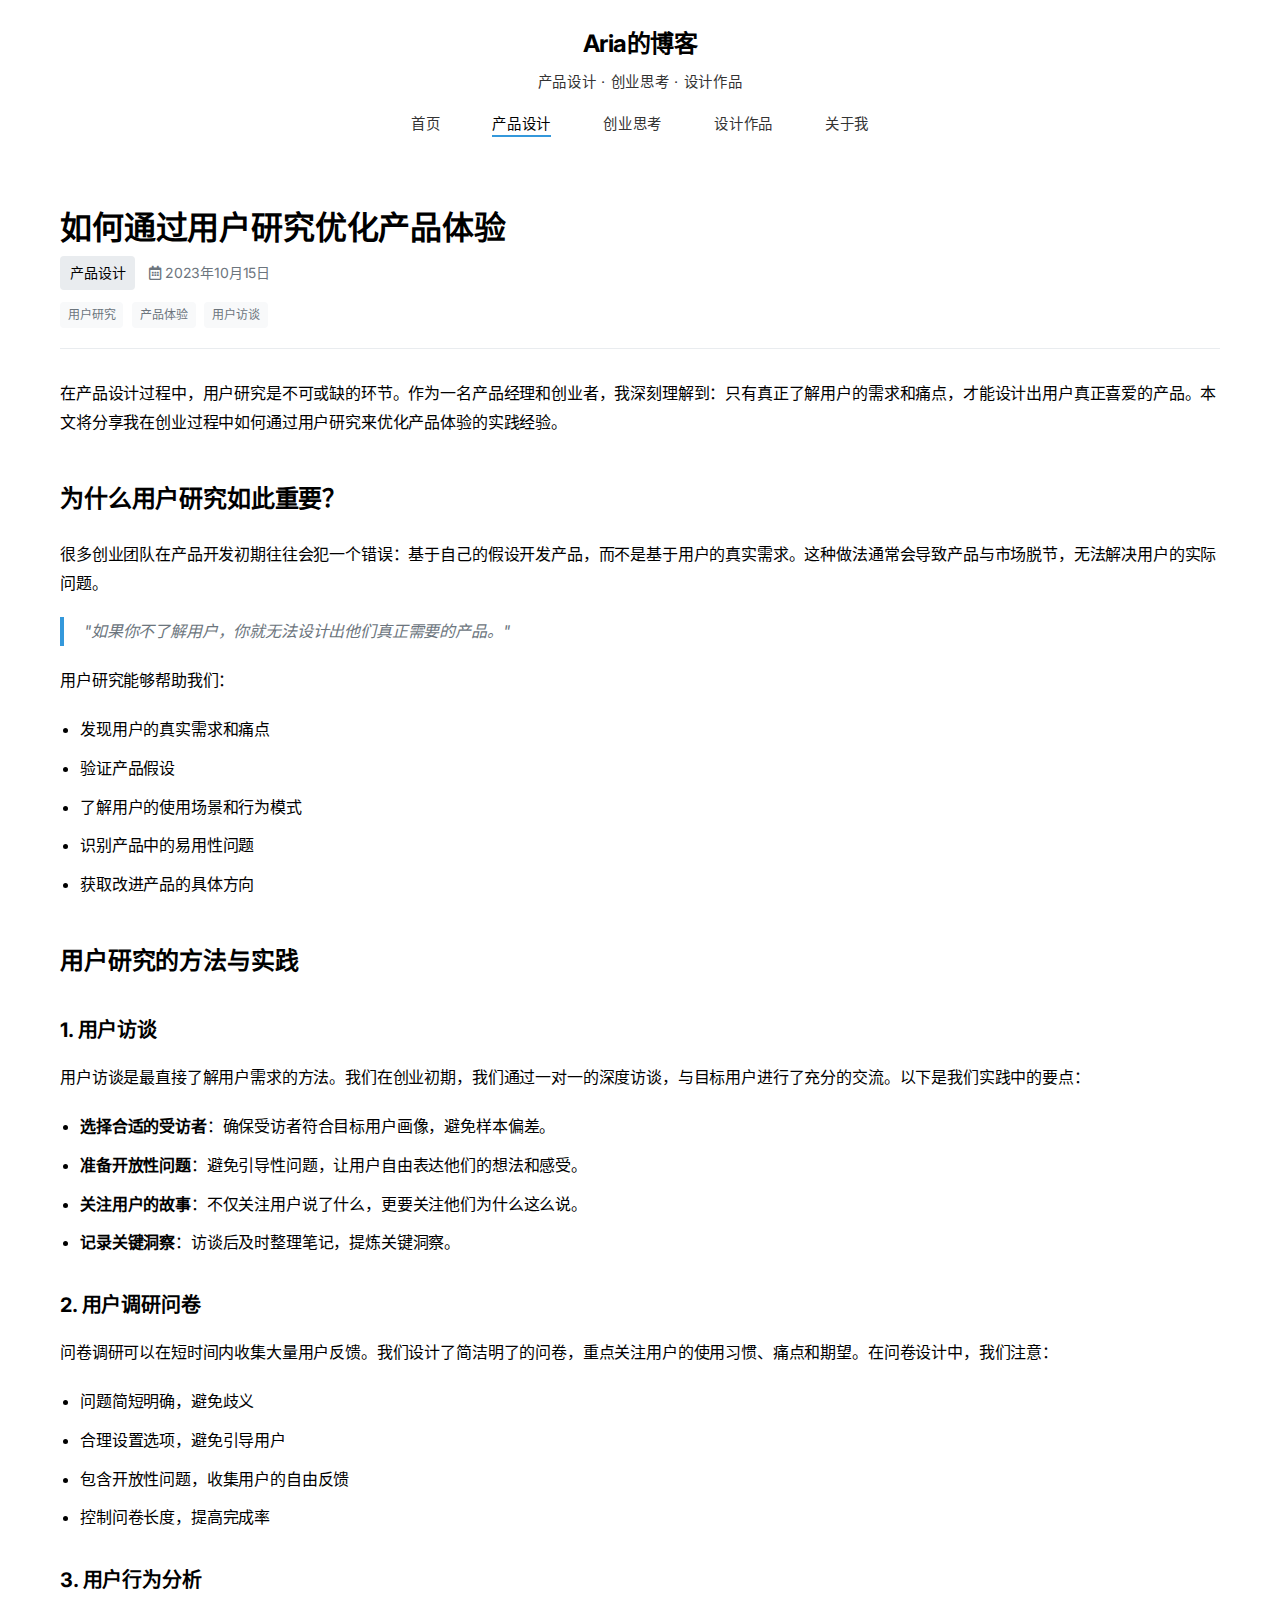
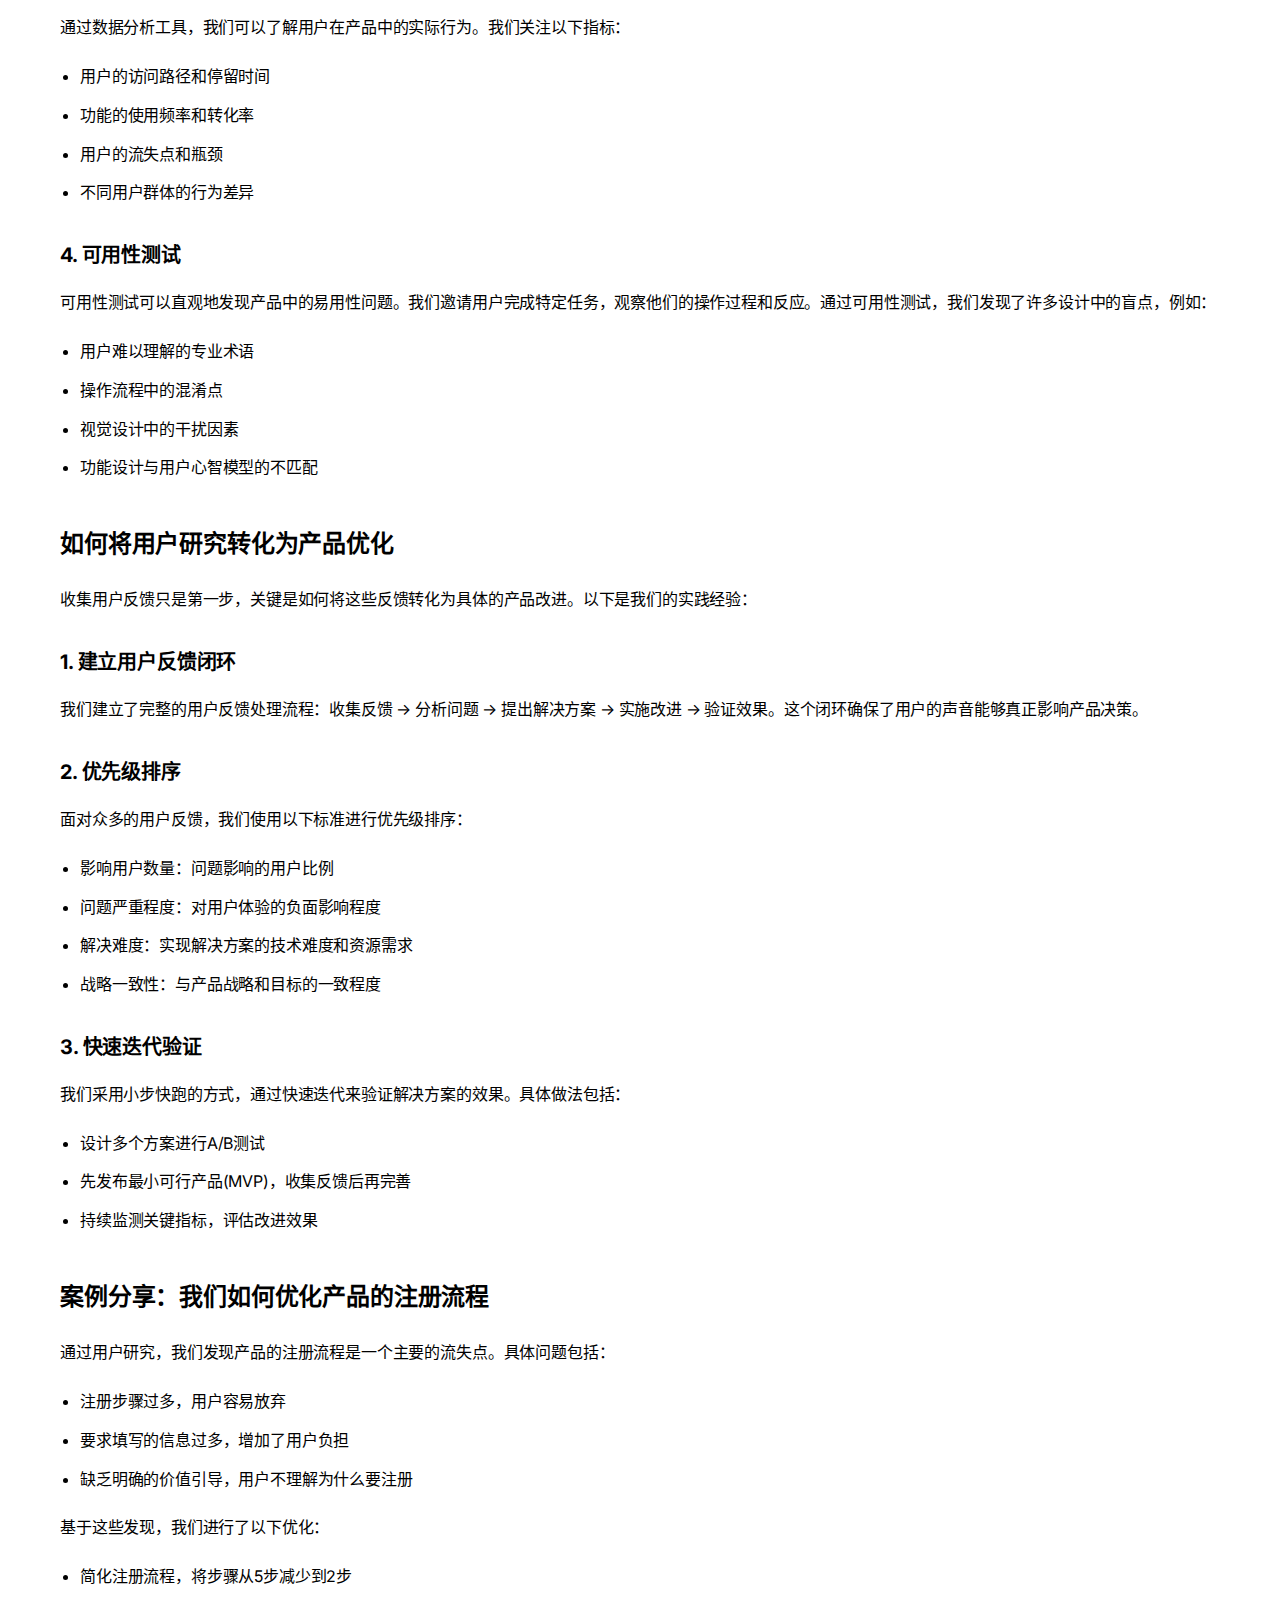
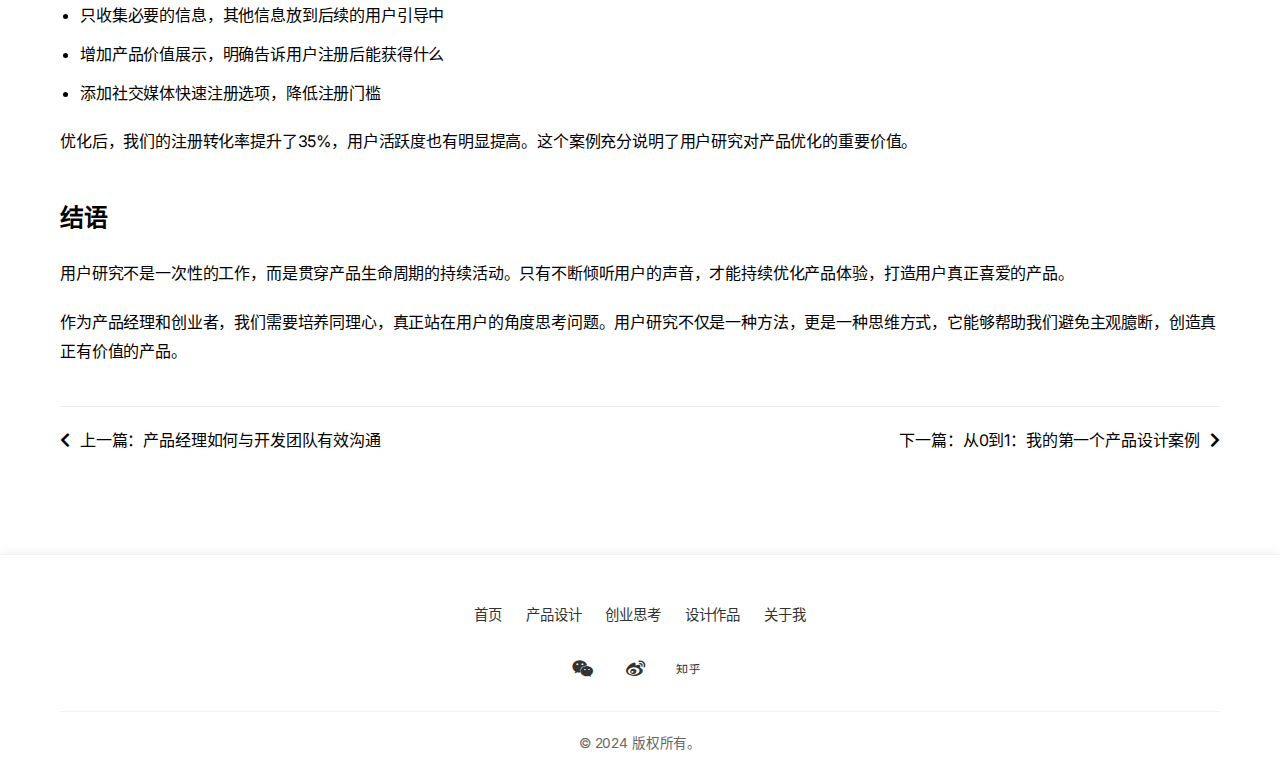
<file: posts/post-20250329.html>
<!DOCTYPE html>
<html lang="zh-CN">

<head>
    <meta charset="UTF-8">
    <meta name="viewport" content="width=device-width, initial-scale=1.0">
    <title>第一篇博客，写在星巴克</title>
    <meta name="description" content="我的博客终于搞出来了，写了第一篇文章">
    <link rel="stylesheet" href="../css/style.css">
    <link rel="stylesheet" href="../css/minimal-style.css">
    <link rel="stylesheet" href="../css/animations.css">
    <!-- 添加Font Awesome图标库 -->
    <link rel="stylesheet" href="https://cdnjs.cloudflare.com/ajax/libs/font-awesome/5.15.4/css/all.min.css">
    <!-- 添加Google字体 -->
    <link rel="stylesheet" href="https://fonts.googleapis.com/css2?family=Inter:wght@300;400;500;600;700&display=swap">
    <style>
        /* 文章页面特定样式 */
        .article-content {
            line-height: 1.8;
        }

        .article-content p {
            margin-bottom: 20px;
        }

        .article-content h2 {
            margin: 40px 0 20px;
            font-size: 24px;
        }

        .article-content h3 {
            margin: 30px 0 15px;
            font-size: 20px;
        }

        .article-content ul,
        .article-content ol {
            margin-bottom: 20px;
            padding-left: 20px;
        }

        .article-content li {
            margin-bottom: 10px;
        }

        .article-content blockquote {
            border-left: 4px solid #3498db;
            padding-left: 20px;
            margin: 20px 0;
            color: #6c757d;
            font-style: italic;
        }

        .article-meta {
            margin-bottom: 30px;
            padding-bottom: 20px;
            border-bottom: 1px solid #e9ecef;
        }

        .article-category {
            display: inline-block;
            background-color: #e9ecef;
            color: #3498db;
            padding: 5px 10px;
            border-radius: 4px;
            font-size: 14px;
            margin-right: 10px;
        }

        .article-date {
            color: #6c757d;
            font-size: 14px;
        }

        .article-tags {
            margin-top: 10px;
        }

        .article-tag {
            display: inline-block;
            background-color: #f8f9fa;
            padding: 3px 8px;
            border-radius: 4px;
            font-size: 12px;
            margin-right: 5px;
            color: #6c757d;
        }

        .article-navigation {
            display: flex;
            justify-content: space-between;
            margin-top: 40px;
            padding-top: 20px;
            border-top: 1px solid #e9ecef;
        }

        .nav-previous,
        .nav-next {
            max-width: 45%;
        }

        .nav-previous a,
        .nav-next a {
            display: flex;
            align-items: center;
        }

        .nav-previous i {
            margin-right: 10px;
        }

        .nav-next i {
            margin-left: 10px;
        }
    </style>
</head>

<body>
    <header class="site-header">
        <div class="container">
            <div class="site-branding">
                <h1 class="site-title"><a href="../index.html">Aria的博客</a></h1>
                <p class="site-description">产品设计 · 创业思考 · 设计作品</p>
            </div>
            <nav class="main-navigation">
                <ul class="menu">
                    <li><a href="../index.html">首页</a></li>
                    <li class="active"><a href="product-design.html">产品设计</a></li>
                    <li><a href="startup.html">创业思考</a></li>
                    <li><a href="design-works.html">设计作品</a></li>
                    <li><a href="../about.html">关于我</a></li>
                </ul>
            </nav>
        </div>
    </header>

    <main class="site-content">
        <div class="container">
            <article class="single-article">
                <header class="article-header">
                    <h1 class="article-title">如何通过用户研究优化产品体验</h1>
                    <div class="article-meta">
                        <span class="article-category"><a href="product-design.html">产品设计</a></span>
                        <span class="article-date"><i class="far fa-calendar-alt"></i> 2023年10月15日</span>
                        <div class="article-tags">
                            <span class="article-tag">用户研究</span>
                            <span class="article-tag">产品体验</span>
                            <span class="article-tag">用户访谈</span>
                        </div>
                    </div>
                </header>

                <div class="article-content">
                    <p>在产品设计过程中，用户研究是不可或缺的环节。作为一名产品经理和创业者，我深刻理解到：只有真正了解用户的需求和痛点，才能设计出用户真正喜爱的产品。本文将分享我在创业过程中如何通过用户研究来优化产品体验的实践经验。
                    </p>

                    <h2>为什么用户研究如此重要？</h2>
                    <p>很多创业团队在产品开发初期往往会犯一个错误：基于自己的假设开发产品，而不是基于用户的真实需求。这种做法通常会导致产品与市场脱节，无法解决用户的实际问题。</p>

                    <blockquote>
                        <p>"如果你不了解用户，你就无法设计出他们真正需要的产品。"</p>
                    </blockquote>

                    <p>用户研究能够帮助我们：</p>
                    <ul>
                        <li>发现用户的真实需求和痛点</li>
                        <li>验证产品假设</li>
                        <li>了解用户的使用场景和行为模式</li>
                        <li>识别产品中的易用性问题</li>
                        <li>获取改进产品的具体方向</li>
                    </ul>

                    <h2>用户研究的方法与实践</h2>

                    <h3>1. 用户访谈</h3>
                    <p>用户访谈是最直接了解用户需求的方法。我们在创业初期，我们通过一对一的深度访谈，与目标用户进行了充分的交流。以下是我们实践中的要点：</p>
                    <ul>
                        <li><strong>选择合适的受访者</strong>：确保受访者符合目标用户画像，避免样本偏差。</li>
                        <li><strong>准备开放性问题</strong>：避免引导性问题，让用户自由表达他们的想法和感受。</li>
                        <li><strong>关注用户的故事</strong>：不仅关注用户说了什么，更要关注他们为什么这么说。</li>
                        <li><strong>记录关键洞察</strong>：访谈后及时整理笔记，提炼关键洞察。</li>
                    </ul>

                    <h3>2. 用户调研问卷</h3>
                    <p>问卷调研可以在短时间内收集大量用户反馈。我们设计了简洁明了的问卷，重点关注用户的使用习惯、痛点和期望。在问卷设计中，我们注意：</p>
                    <ul>
                        <li>问题简短明确，避免歧义</li>
                        <li>合理设置选项，避免引导用户</li>
                        <li>包含开放性问题，收集用户的自由反馈</li>
                        <li>控制问卷长度，提高完成率</li>
                    </ul>

                    <h3>3. 用户行为分析</h3>
                    <p>通过数据分析工具，我们可以了解用户在产品中的实际行为。我们关注以下指标：</p>
                    <ul>
                        <li>用户的访问路径和停留时间</li>
                        <li>功能的使用频率和转化率</li>
                        <li>用户的流失点和瓶颈</li>
                        <li>不同用户群体的行为差异</li>
                    </ul>

                    <h3>4. 可用性测试</h3>
                    <p>可用性测试可以直观地发现产品中的易用性问题。我们邀请用户完成特定任务，观察他们的操作过程和反应。通过可用性测试，我们发现了许多设计中的盲点，例如：</p>
                    <ul>
                        <li>用户难以理解的专业术语</li>
                        <li>操作流程中的混淆点</li>
                        <li>视觉设计中的干扰因素</li>
                        <li>功能设计与用户心智模型的不匹配</li>
                    </ul>

                    <h2>如何将用户研究转化为产品优化</h2>

                    <p>收集用户反馈只是第一步，关键是如何将这些反馈转化为具体的产品改进。以下是我们的实践经验：</p>

                    <h3>1. 建立用户反馈闭环</h3>
                    <p>我们建立了完整的用户反馈处理流程：收集反馈 → 分析问题 → 提出解决方案 → 实施改进 → 验证效果。这个闭环确保了用户的声音能够真正影响产品决策。</p>

                    <h3>2. 优先级排序</h3>
                    <p>面对众多的用户反馈，我们使用以下标准进行优先级排序：</p>
                    <ul>
                        <li>影响用户数量：问题影响的用户比例</li>
                        <li>问题严重程度：对用户体验的负面影响程度</li>
                        <li>解决难度：实现解决方案的技术难度和资源需求</li>
                        <li>战略一致性：与产品战略和目标的一致程度</li>
                    </ul>

                    <h3>3. 快速迭代验证</h3>
                    <p>我们采用小步快跑的方式，通过快速迭代来验证解决方案的效果。具体做法包括：</p>
                    <ul>
                        <li>设计多个方案进行A/B测试</li>
                        <li>先发布最小可行产品(MVP)，收集反馈后再完善</li>
                        <li>持续监测关键指标，评估改进效果</li>
                    </ul>

                    <h2>案例分享：我们如何优化产品的注册流程</h2>

                    <p>通过用户研究，我们发现产品的注册流程是一个主要的流失点。具体问题包括：</p>
                    <ul>
                        <li>注册步骤过多，用户容易放弃</li>
                        <li>要求填写的信息过多，增加了用户负担</li>
                        <li>缺乏明确的价值引导，用户不理解为什么要注册</li>
                    </ul>

                    <p>基于这些发现，我们进行了以下优化：</p>
                    <ul>
                        <li>简化注册流程，将步骤从5步减少到2步</li>
                        <li>只收集必要的信息，其他信息放到后续的用户引导中</li>
                        <li>增加产品价值展示，明确告诉用户注册后能获得什么</li>
                        <li>添加社交媒体快速注册选项，降低注册门槛</li>
                    </ul>

                    <p>优化后，我们的注册转化率提升了35%，用户活跃度也有明显提高。这个案例充分说明了用户研究对产品优化的重要价值。</p>

                    <h2>结语</h2>

                    <p>用户研究不是一次性的工作，而是贯穿产品生命周期的持续活动。只有不断倾听用户的声音，才能持续优化产品体验，打造用户真正喜爱的产品。</p>

                    <p>作为产品经理和创业者，我们需要培养同理心，真正站在用户的角度思考问题。用户研究不仅是一种方法，更是一种思维方式，它能够帮助我们避免主观臆断，创造真正有价值的产品。</p>
                </div>

                <div class="article-navigation">
                    <div class="nav-previous">
                        <a href="example-post-2.html"><i class="fas fa-chevron-left"></i> 上一篇：产品经理如何与开发团队有效沟通</a>
                    </div>
                    <div class="nav-next">
                        <a href="example-post-3.html">下一篇：从0到1：我的第一个产品设计案例 <i class="fas fa-chevron-right"></i></a>
                    </div>
                </div>
            </article>
        </div>
    </main>

    <footer class="site-footer">
        <div class="container">
            <div class="footer-links">
                <a href="../index.html">首页</a>
                <a href="product-design.html">产品设计</a>
                <a href="startup.html">创业思考</a>
                <a href="design-works.html">设计作品</a>
                <a href="../about.html">关于我</a>
            </div>
            <div class="social-links">
                <a href="#" title="微信"><i class="fab fa-weixin"></i></a>
                <a href="#" title="微博"><i class="fab fa-weibo"></i></a>
                <a href="#" title="知乎"><i class="fab fa-zhihu"></i></a>
            </div>
            <div class="copyright">
                <p>&copy; 2024 版权所有。</p>
            </div>
        </div>
    </footer>
</file>
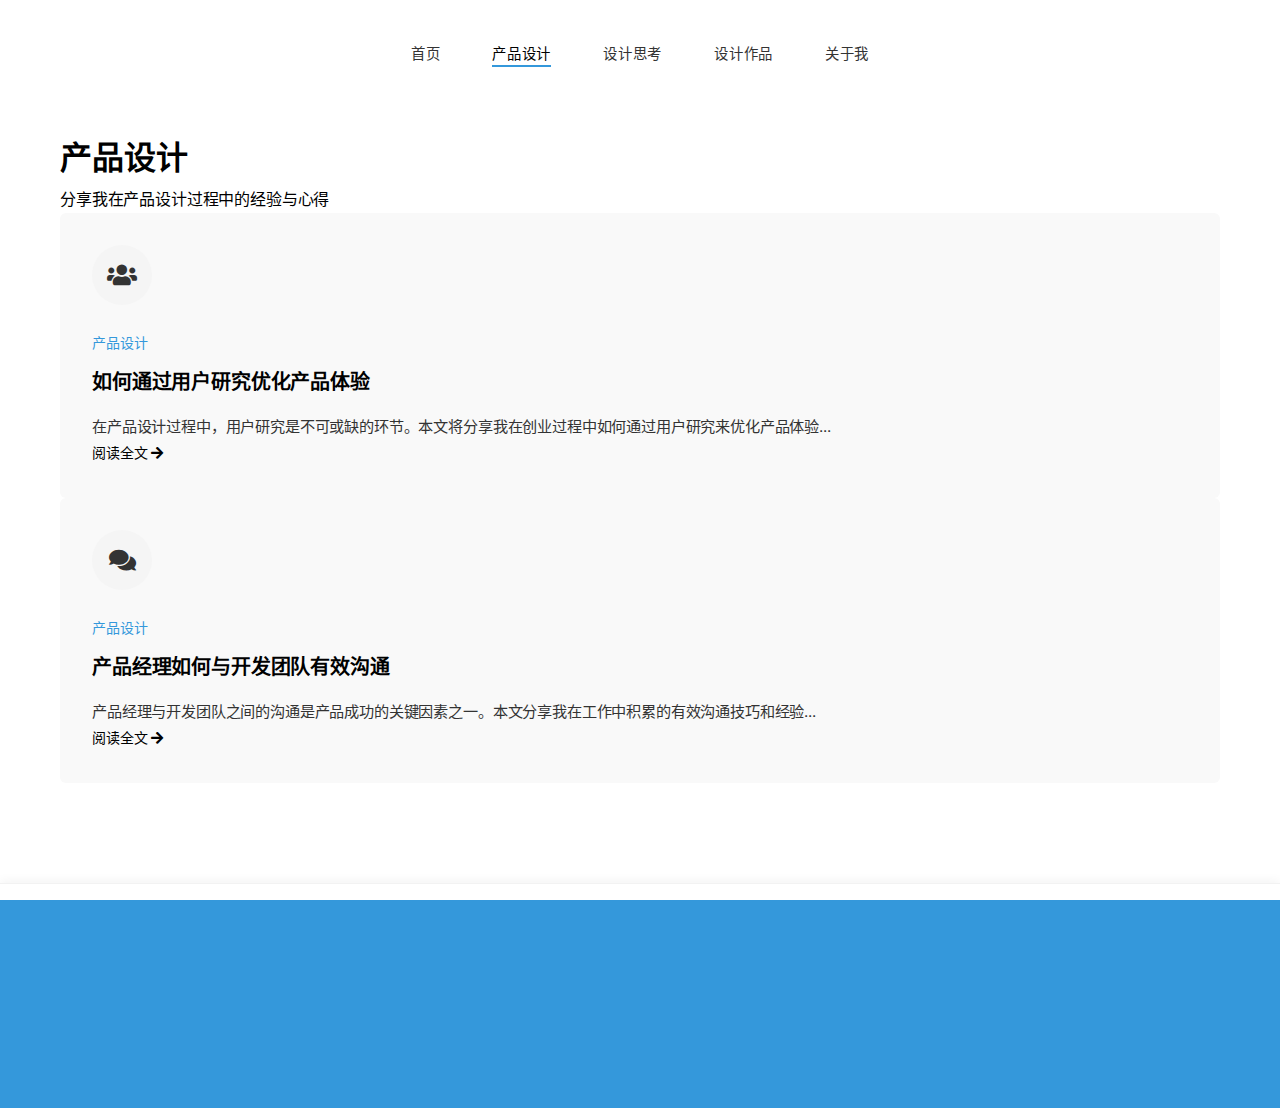
<file: posts/product-design.html>
<!DOCTYPE html>
<html lang="zh-CN">

<head>
    <meta charset="UTF-8">
    <meta name="viewport" content="width=device-width, initial-scale=1.0">
    <title>产品设计 - Aria的博客</title>
    <meta name="description" content="Aria的产品设计文章分类，分享产品设计经验和心得">
    <link rel="stylesheet" href="../css/style.css">
    <link rel="stylesheet" href="../css/minimal-style.css">
    <link rel="stylesheet" href="../css/animations.css">
    <link rel="stylesheet" href="../css/post-icon.css">
    <!-- 添加Font Awesome图标库 -->
    <link rel="stylesheet" href="https://cdnjs.cloudflare.com/ajax/libs/font-awesome/5.15.4/css/all.min.css">
    <!-- 添加Google字体 -->
    <link rel="stylesheet"
        href="https://fonts.googleapis.com/css2?family=Inter:wght@300;400;500;600;700&family=Playfair+Display:wght@400;500;600;700&display=swap">
</head>

<body>
    <header class="site-header">
        <div class="container">
            <nav class="main-navigation">
                <ul class="menu">
                    <li><a href="../index.html">首页</a></li>
                    <li class="active"><a href="product-design.html">产品设计</a></li>
                    <li><a href="startup.html">设计思考</a></li>
                    <li><a href="design-works.html">设计作品</a></li>
                    <li><a href="../about.html">关于我</a></li>
                </ul>
            </nav>
        </div>
    </header>

    <main class="site-content">
        <div class="container">
            <section class="category-header">
                <h1 class="category-title">产品设计</h1>
                <p class="category-description">分享我在产品设计过程中的经验与心得</p>
            </section>

            <section class="posts-grid">
                <div class="service-card">
                    <div class="post-icon">
                        <a href="example-post-1.html">
                            <i class="fas fa-users"></i>
                        </a>
                    </div>
                    <div class="post-category"><a href="product-design.html">产品设计</a></div>
                    <h3><a href="example-post-1.html">如何通过用户研究优化产品体验</a></h3>
                    <p>在产品设计过程中，用户研究是不可或缺的环节。本文将分享我在创业过程中如何通过用户研究来优化产品体验...</p>
                    <a href="example-post-1.html" class="read-more">阅读全文 <i class="fas fa-arrow-right"></i></a>
                </div>

                <div class="service-card">
                    <div class="post-icon">
                        <a href="post-20250329.html">
                            <i class="fas fa-comments"></i>
                        </a>
                    </div>
                    <div class="post-category"><a href="product-design.html">产品设计</a></div>
                    <h3><a href="post-20250329.html">产品经理如何与开发团队有效沟通</a></h3>
                    <p>产品经理与开发团队之间的沟通是产品成功的关键因素之一。本文分享我在工作中积累的有效沟通技巧和经验...</p>
                    <a href="post-20250329.html" class="read-more">阅读全文 <i class="fas fa-arrow-right"></i></a>
                </div>
            </section>
        </div>
    </main>

    <footer class="site-footer">
        <div class="container">
            <div class="footer-links">
                <a href="../index.html">首页</a>
                <a href="product-design.html">产品设计</a>
                <a href="startup.html">设计思考</a>
                <a href="design-works.html">设计作品</a>
                <a href="../about.html">关于我</a>
            </div>
            <div class="social-links">
                <a href="#" title="微信"><i class="fab fa-weixin"></i></a>
                <a href="#" title="微博"><i class="fab fa-weibo"></i></a>
                <a href="#" title="知乎"><i class="fab fa-zhihu"></i></a>
            </div>
            <div class="copyright">
                <p>&copy; 2024 版权所有。</p>
            </div>
        </div>
    </footer>

    <script src="../js/main.js"></script>
    <script src="../js/animations.js"></script>
</body>

</html>
</file>
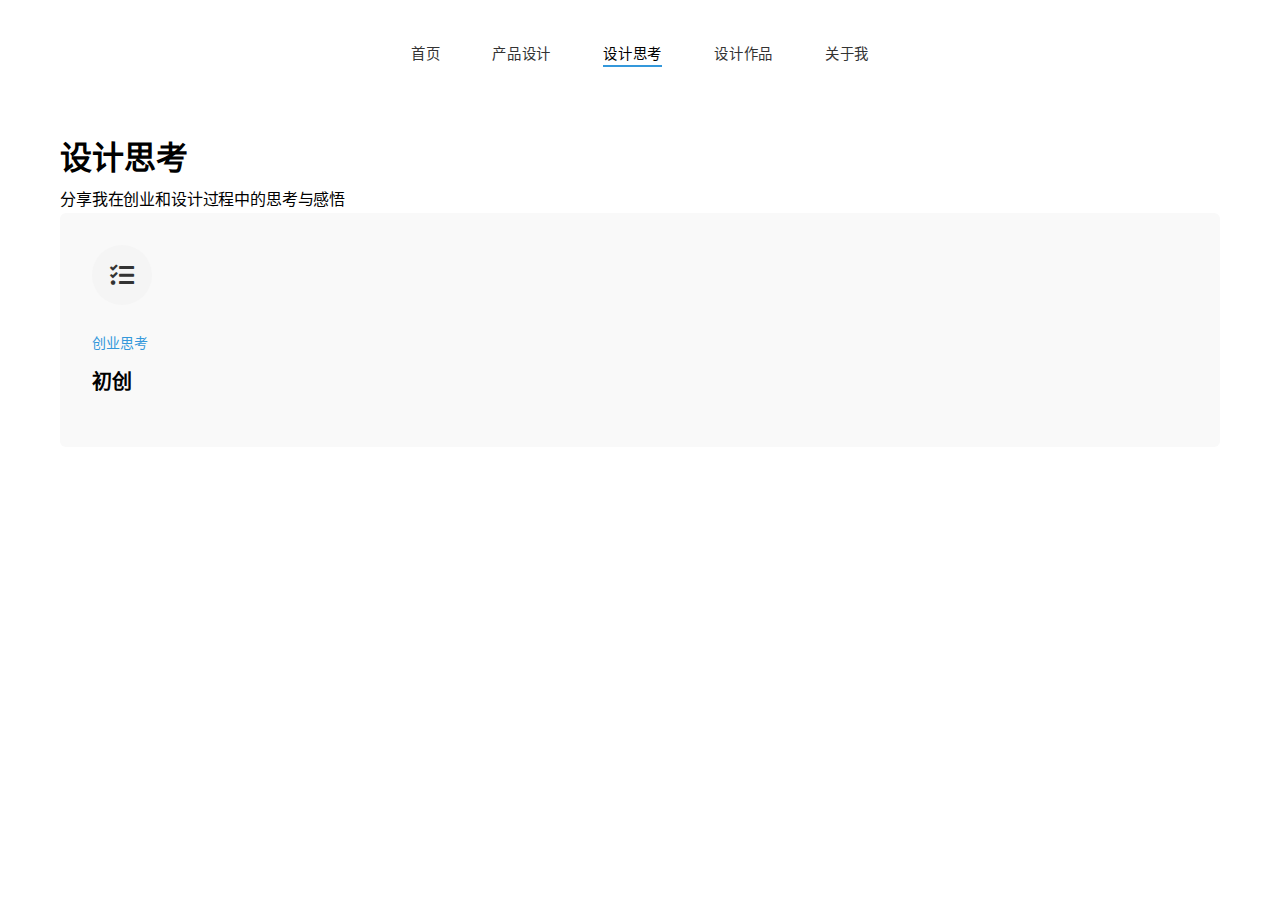
<file: posts/startup.html>
<!DOCTYPE html>
<html lang="zh-CN">

<head>
    <meta charset="UTF-8">
    <meta name="viewport" content="width=device-width, initial-scale=1.0">
    <title>设计思考 - Aria的博客</title>
    <meta name="description" content="Aria的设计思考文章分类，分享创业和设计思考">
    <link rel="stylesheet" href="../css/style.css">
    <link rel="stylesheet" href="../css/minimal-style.css">
    <link rel="stylesheet" href="../css/animations.css">
    <link rel="stylesheet" href="../css/post-icon.css">
    <!-- 添加Font Awesome图标库 -->
    <link rel="stylesheet" href="https://cdnjs.cloudflare.com/ajax/libs/font-awesome/5.15.4/css/all.min.css">
    <!-- 添加Google字体 -->
    <link rel="stylesheet"
        href="https://fonts.googleapis.com/css2?family=Inter:wght@300;400;500;600;700&family=Playfair+Display:wght@400;500;600;700&display=swap">
</head>

<body>
    <header class="site-header">
        <div class="container">
            <nav class="main-navigation">
                <ul class="menu">
                    <li><a href="../index.html">首页</a></li>
                    <li><a href="product-design.html">产品设计</a></li>
                    <li class="active"><a href="startup.html">设计思考</a></li>
                    <li><a href="design-works.html">设计作品</a></li>
                    <li><a href="../about.html">关于我</a></li>
                </ul>
            </nav>
        </div>
    </header>

    <main class="site-content">
        <div class="container">
            <section class="category-header">
                <h1 class="category-title">设计思考</h1>
                <p class="category-description">分享我在创业和设计过程中的思考与感悟</p>
            </section>

            <section class="posts-grid">
                <div class="service-card">
                    <div class="post-icon">
                        <a href="example-post-2.html">
                            <i class="fas fa-tasks"></i>
                        </a>
                    </div>
                    <div class="post-category"><a href="startup.html">创业思考</a></div>
                    <h3><a href="example-post-2.html">初创
</file>
<file: css/style.css>
/* 基础样式重置 */
* {
    margin: 0;
    padding: 0;
    box-sizing: border-box;
}

body {
    font-family: 'PingFang SC', 'Helvetica Neue', Arial, sans-serif;
    line-height: 1.6;
    color: #333;
    background-color: #f8f9fa;
}

a {
    color: #3498db;
    text-decoration: none;
    transition: color 0.3s ease;
}

a:hover {
    color: #2980b9;
}

img {
    max-width: 100%;
    height: auto;
}

.container {
    width: 100%;
    max-width: 1200px;
    margin: 0 auto;
    padding: 0 20px;
}

/* 按钮样式 */
.btn {
    display: inline-block;
    padding: 10px 20px;
    border-radius: 4px;
    font-weight: 500;
    text-align: center;
    cursor: pointer;
    transition: all 0.3s ease;
}

.primary-btn {
    background-color: #3498db;
    color: white;
}

.primary-btn:hover {
    background-color: #2980b9;
    color: white;
}

.secondary-btn {
    background-color: #f8f9fa;
    color: #3498db;
    border: 1px solid #3498db;
}

.secondary-btn:hover {
    background-color: #e9ecef;
}

/* 头部样式 */
.site-header {
    background-color: white;
    box-shadow: 0 2px 10px rgba(0, 0, 0, 0.1);
    padding: 20px 0;
    position: sticky;
    top: 0;
    z-index: 100;
}

.site-branding {
    margin-bottom: 10px;
}

.site-title {
    font-size: 28px;
    font-weight: 700;
    margin-bottom: 5px;
}

.site-title a {
    color: #333;
}

.site-description {
    color: #6c757d;
    font-size: 16px;
}

.main-navigation {
    margin-top: 15px;
}

.menu {
    list-style: none;
    display: flex;
    flex-wrap: wrap;
}

.menu li {
    margin-right: 20px;
}

.menu li:last-child {
    margin-right: 0;
}

.menu a {
    color: #333;
    font-weight: 500;
    padding: 5px 0;
    position: relative;
}

.menu a:after {
    content: '';
    position: absolute;
    width: 0;
    height: 2px;
    bottom: 0;
    left: 0;
    background-color: #3498db;
    transition: width 0.3s ease;
}

.menu a:hover:after,
.menu .active a:after {
    width: 100%;
}

/* 主要内容区域 */
.site-content {
    padding: 40px 0;
}

/* 英雄区域 */
.hero-section {
    background-color: #e9ecef;
    border-radius: 8px;
    padding: 60px 40px;
    margin-bottom: 40px;
    text-align: center;
}

.hero-content h2 {
    font-size: 32px;
    margin-bottom: 20px;
    color: #333;
}

.hero-content p {
    font-size: 18px;
    color: #6c757d;
    max-width: 700px;
    margin: 0 auto 30px;
}

/* 特殊引言样式 */
.hero-content p:last-child,
.hero-content p.animate-slide-up.delay-300,
.hero-content p.quote-highlight {
    font-size: 36px;
    font-family: 'Playfair Display', serif;
    color: #222;
    font-weight: 700;
    letter-spacing: 2px;
    margin-top: 20px;
    text-transform: uppercase;
    text-shadow: 1px 1px 2px rgba(0, 0, 0, 0.1);
}

/* 文章卡片 */
.section-title {
    font-size: 24px;
    margin-bottom: 30px;
    position: relative;
    padding-bottom: 10px;
}

.section-title:after {
    content: '';
    position: absolute;
    width: 50px;
    height: 3px;
    background-color: #3498db;
    bottom: 0;
    left: 0;
}

.post-grid {
    display: grid;
    grid-template-columns: repeat(auto-fill, minmax(300px, 1fr));
    gap: 30px;
    margin-bottom: 30px;
}

.post-card {
    background-color: white;
    border-radius: 8px;
    overflow: hidden;
    box-shadow: 0 2px 10px rgba(0, 0, 0, 0.1);
    transition: transform 0.3s ease, box-shadow 0.3s ease;
}

.post-card:hover {
    transform: translateY(-5px);
    box-shadow: 0 5px 15px rgba(0, 0, 0, 0.1);
}

.post-thumbnail img {
    width: 100%;
    height: 200px;
    object-fit: cover;
}

.post-content {
    padding: 20px;
}

.post-category a {
    display: inline-block;
    font-size: 14px;
    color: #3498db;
    margin-bottom: 10px;
}

.post-title {
    font-size: 20px;
    margin-bottom: 10px;
    line-height: 1.4;
}

.post-title a {
    color: #333;
}

.post-meta {
    font-size: 14px;
    color: #6c757d;
    margin-bottom: 15px;
}

.post-excerpt {
    color: #6c757d;
    margin-bottom: 15px;
}

.read-more {
    font-weight: 500;
    font-size: 14px;
}

.view-all-posts {
    text-align: center;
    margin-top: 20px;
}

/* 分类区域 */
.categories-section {
    margin-top: 60px;
}

.categories-grid {
    display: grid;
    grid-template-columns: repeat(auto-fill, minmax(250px, 1fr));
    gap: 30px;
}

.category-card {
    background-color: white;
    border-radius: 8px;
    padding: 30px 20px;
    text-align: center;
    box-shadow: 0 2px 10px rgba(0, 0, 0, 0.1);
    transition: transform 0.3s ease, box-shadow 0.3s ease;
    color: #333;
}

.category-card:hover {
    transform: translateY(-5px);
    box-shadow: 0 5px 15px rgba(0, 0, 0, 0.1);
}

.category-icon {
    font-size: 36px;
    color: #3498db;
    margin-bottom: 20px;
}

.category-card h3 {
    font-size: 20px;
    margin-bottom: 10px;
}

.category-card p {
    color: #6c757d;
}

/* 页脚 */
.site-footer {
    background-color: white;
    padding: 40px 0;
    margin-top: 60px;
    box-shadow: 0 -2px 10px rgba(0, 0, 0, 0.05);
}

.footer-works {
    text-align: center;
    margin-bottom: 30px;
}

.footer-works h3 {
    font-size: 18px;
    margin-bottom: 15px;
    color: #333;
}

.works-links {
    display: flex;
    justify-content: center;
    flex-wrap: wrap;
    gap: 20px;
}

.works-links a {
    color: #3498db;
    font-weight: 500;
    transition: all 0.3s ease;
}

.works-links a:hover {
    color: #2980b9;
    text-decoration: underline;
}

.social-links {
    display: flex;
    justify-content: center;
    margin-bottom: 30px;
    gap: 25px;
}

.social-links a {
    display: inline-flex;
    align-items: center;
    color: #6c757d;
    font-size: 15px;
    transition: all 0.3s ease;
}

.social-links a i {
    margin-right: 8px;
}

.social-links a:hover {
    color: #3498db;
    transform: translateY(-3px);
}

.copyright {
    text-align: center;
    color: #6c757d;
    font-size: 14px;
    margin-top: 20px;
    padding-top: 20px;
    border-top: 1px solid #f1f1f1;
}

/* 响应式设计 */
@media (max-width: 768px) {
    .site-header {
        padding: 15px 0;
    }

    .site-branding {
        text-align: center;
    }

    .main-navigation {
        margin-top: 20px;
    }

    .menu {
        justify-content: center;
    }

    .menu li {
        margin: 0 10px 10px;
    }

    .hero-section {
        padding: 40px 20px;
    }

    .hero-content h2 {
        font-size: 28px;
    }

    .hero-content p {
        font-size: 16px;
    }

    .post-grid,
    .categories-grid {
        grid-template-columns: 1fr;
    }

    .footer-content {
        grid-template-columns: 1fr;
    }
}

@media (min-width: 769px) and (max-width: 1024px) {

    .post-grid,
    .categories-grid {
        grid-template-columns: repeat(2, 1fr);
    }
}
</file>
<file: css/minimal-style.css>
/* 极简主义风格 - 参考设计图 */
:root {
    /* 主色调 */
    --primary-color: #000000;
    --secondary-color: #333333;
    --accent-color: #666666;
    
    /* 中性色 */
    --bg-color: #ffffff;
    --card-bg: #f9f9f9;
    --text-primary: #000000;
    --text-secondary: #333333;
    --text-muted: #666666;
    
    /* 阴影 */
    --shadow-sm: 0 1px 2px rgba(0, 0, 0, 0.05);
    --shadow-md: 0 4px 6px -1px rgba(0, 0, 0, 0.05), 0 2px 4px -1px rgba(0, 0, 0, 0.03);
    
    /* 圆角 */
    --radius-sm: 0.25rem;
    --radius-md: 0.375rem;
    --radius-lg: 0.5rem;
    --radius-full: 9999px;
    
    /* 过渡 */
    --transition-normal: 0.3s ease;
}

/* 基础样式覆盖 */
body {
    font-family: 'Inter', -apple-system, BlinkMacSystemFont, 'Segoe UI', Roboto, 'Helvetica Neue', Arial, sans-serif;
    background-color: var(--bg-color);
    color: var(--text-primary);
    line-height: 1.7;
    letter-spacing: -0.01em;
}

a {
    color: var(--text-primary);
    transition: all var(--transition-normal);
    text-decoration: none;
}

a:hover {
    color: var(--accent-color);
}

/* 现代化按钮 */
.btn {
    display: inline-flex;
    align-items: center;
    justify-content: center;
    padding: 0.75rem 1.5rem;
    font-weight: 500;
    border-radius: var(--radius-sm);
    transition: all var(--transition-normal);
    background-color: var(--primary-color);
    color: white;
    border: none;
    font-size: 0.9rem;
}

.btn:hover {
    background-color: var(--secondary-color);
    transform: translateY(-2px);
}

.secondary-btn {
    background-color: transparent;
    color: var(--primary-color);
    border: 1px solid var(--primary-color);
}

.secondary-btn:hover {
    background-color: var(--primary-color);
    color: white;
}

/* 头部样式 */
.site-header {
    background-color: var(--bg-color);
    padding: 1.5rem 0;
    position: relative;
    border-bottom: none;
    box-shadow: none;
}

.site-branding {
    text-align: center;
    margin-bottom: 0.5rem;
}

.site-title {
    font-size: 1.5rem;
    font-weight: 700;
    letter-spacing: -0.02em;
}

.site-title a {
    color: var(--text-primary);
}

.site-description {
    color: var(--text-secondary);
    font-size: 0.9rem;
    letter-spacing: 0.05em;
}

.main-navigation {
    display: flex;
    justify-content: center;
    margin-top: 1rem;
}

.menu {
    display: flex;
    gap: 2rem;
    list-style: none;
}

.menu a {
    color: var(--text-secondary);
    font-weight: 400;
    font-size: 0.9rem;
    text-transform: uppercase;
    letter-spacing: 0.05em;
}

.menu a:hover,
.menu .active a {
    color: var(--text-primary);
}

/* 英雄区域 */
.hero-section {
    padding: 6rem 0 4rem;
    text-align: center;
    background-color: var(--bg-color);
    border-radius: 0;
    margin-bottom: 4rem;
}

.profile-image {
    width: 120px;
    height: 120px;
    border-radius: var(--radius-full);
    margin: 0 auto 2rem;
    overflow: hidden;
    position: relative;
}

.profile-image img {
    width: 100%;
    height: 100%;
    object-fit: cover;
}

.hero-content h2 {
    font-size: 2.5rem;
    font-weight: 700;
    margin-bottom: 1rem;
    letter-spacing: -0.03em;
    color: var(--text-primary);
}

.hero-content p {
    font-size: 1.25rem;
    color: var(--text-secondary);
    max-width: 600px;
    margin: 0 auto 2rem;
    line-height: 1.6;
}

/* 品牌合作区域 */
.brands-section {
    padding: 3rem 0;
    text-align: center;
    border-top: 1px solid rgba(0,0,0,0.05);
    border-bottom: 1px solid rgba(0,0,0,0.05);
    margin-bottom: 4rem;
}

.brands-title {
    font-size: 1rem;
    color: var(--text-muted);
    margin-bottom: 2rem;
    text-transform: uppercase;
    letter-spacing: 0.1em;
}

.brands-grid {
    display: flex;
    justify-content: center;
    align-items: center;
    flex-wrap: wrap;
    gap: 3rem;
}

.brand-item {
    opacity: 0.7;
    transition: opacity var(--transition-normal);
}

.brand-item:hover {
    opacity: 1;
}

.brand-item img {
    height: 30px;
    width: auto;
}

/* 服务区域 */
.services-section {
    padding: 4rem 0;
    text-align: center;
    margin-bottom: 4rem;
}

.section-header {
    text-align: center;
    margin-bottom: 3rem;
}

.section-title {
    font-size: 1.75rem;
    font-weight: 600;
    margin-bottom: 1rem;
    letter-spacing: -0.02em;
    position: relative;
    display: inline-block;
}

.section-subtitle {
    font-size: 1.1rem;
    color: var(--text-secondary);
    max-width: 600px;
    margin: 0 auto;
}

.services-grid {
    display: grid;
    grid-template-columns: repeat(auto-fill, minmax(250px, 1fr));
    gap: 2rem;
}

.service-card {
    background-color: var(--card-bg);
    padding: 2rem;
    border-radius: var(--radius-md);
    text-align: left;
    transition: all var(--transition-normal);
}

.service-card:hover {
    transform: translateY(-5px);
    box-shadow: var(--shadow-md);
}

.service-icon {
    font-size: 1.5rem;
    margin-bottom: 1.5rem;
    color: var(--text-primary);
}

.service-card h3 {
    font-size: 1.25rem;
    margin-bottom: 1rem;
    font-weight: 600;
}

.service-card p {
    color: var(--text-secondary);
    font-size: 0.95rem;
    line-height: 1.6;
}

/* 联系区域 */
.contact-section {
    padding: 5rem 0;
    text-align: center;
    background-color: var(--card-bg);
    margin-top: 4rem;
}

.contact-title {
    font-size: 2rem;
    margin-bottom: 1.5rem;
    font-weight: 600;
}

.contact-text {
    max-width: 500px;
    margin: 0 auto 2rem;
    color: var(--text-secondary);
}

.contact-buttons {
    display: flex;
    justify-content: center;
    gap: 1rem;
}

/* 页脚样式 */
.site-footer {
    background-color: var(--bg-color);
    color: var(--text-secondary);
    padding: 3rem 0 1.5rem;
    text-align: center;
    border-top: 1px solid rgba(0,0,0,0.05);
}

.footer-links {
    display: flex;
    justify-content: center;
    gap: 1.5rem;
    margin-bottom: 2rem;
}

.footer-links a {
    color: var(--text-secondary);
    font-size: 0.9rem;
}

.footer-links a:hover {
    color: var(--text-primary);
}

.social-links {
    display: flex;
    justify-content: center;
    gap: 1.5rem;
    margin-bottom: 2rem;
}

.social-links a {
    color: var(--text-secondary);
    font-size: 1.2rem;
    transition: all var(--transition-normal);
}

.social-links a:hover {
    color: var(--text-primary);
    transform: translateY(-3px);
}

.copyright {
    font-size: 0.85rem;
    color: var(--text-muted);
}

/* 响应式设计 */
@media (max-width: 768px) {
    .hero-content h2 {
        font-size: 2rem;
    }
    
    .hero-content p {
        font-size: 1.1rem;
    }
    
    .services-grid {
        grid-template-columns: 1fr;
    }
    
    .brands-grid {
        gap: 2rem;
    }
    
    .menu {
        gap: 1rem;
    }
}

@media (min-width: 769px) and (max-width: 1024px) {
    .services-grid {
        grid-template-columns: repeat(2, 1fr);
    }
}
</file>
<file: css/animations.css>
/* 动画效果样式 */
@keyframes fadeIn {
    from { opacity: 0; }
    to { opacity: 1; }
}

@keyframes slideInUp {
    from {
        transform: translateY(30px);
        opacity: 0;
    }
    to {
        transform: translateY(0);
        opacity: 1;
    }
}

@keyframes slideInLeft {
    from {
        transform: translateX(-30px);
        opacity: 0;
    }
    to {
        transform: translateX(0);
        opacity: 1;
    }
}

@keyframes slideInRight {
    from {
        transform: translateX(30px);
        opacity: 0;
    }
    to {
        transform: translateX(0);
        opacity: 1;
    }
}

@keyframes pulse {
    0% { transform: scale(1); }
    50% { transform: scale(1.05); }
    100% { transform: scale(1); }
}

@keyframes float {
    0% { transform: translateY(0px); }
    50% { transform: translateY(-10px); }
    100% { transform: translateY(0px); }
}

/* 应用动画的类 */
.animate-fade-in {
    animation: fadeIn 0.8s ease forwards;
}

.animate-slide-up {
    opacity: 0;
    animation: slideInUp 0.8s ease forwards;
}

.animate-slide-left {
    opacity: 0;
    animation: slideInLeft 0.8s ease forwards;
}

.animate-slide-right {
    opacity: 0;
    animation: slideInRight 0.8s ease forwards;
}

/* 动画延迟类 */
.delay-100 { animation-delay: 100ms; }
.delay-200 { animation-delay: 200ms; }
.delay-300 { animation-delay: 300ms; }
.delay-400 { animation-delay: 400ms; }
.delay-500 { animation-delay: 500ms; }

/* 悬停效果 */
.hover-float:hover {
    animation: float 2s ease infinite;
}

.hover-pulse:hover {
    animation: pulse 1s ease infinite;
}

/* 滚动触发动画 */
.scroll-animate {
    opacity: 0;
    transition: opacity 0.6s ease, transform 0.6s ease;
}

.scroll-animate.from-bottom {
    transform: translateY(40px);
}

.scroll-animate.from-left {
    transform: translateX(-40px);
}

.scroll-animate.from-right {
    transform: translateX(40px);
}

.scroll-animate.visible {
    opacity: 1;
    transform: translate(0);
}

/* 页面过渡效果 */
.page-transition {
    position: fixed;
    top: 0;
    left: 0;
    width: 100%;
    height: 100%;
    background-color: #3498db;
    z-index: 9999;
    transform: translateY(100%);
    transition: transform 0.5s cubic-bezier(0.65, 0, 0.35, 1);
}

.page-transition.active {
    transform: translateY(0);
}

.page-transition.fade-out {
    transform: translateY(-100%);
}

/* 加载动画 */
.loader {
    display: inline-block;
    position: relative;
    width: 40px;
    height: 40px;
}

.loader:after {
    content: '';
    display: block;
    border-radius: 50%;
    width: 100%;
    height: 100%;
    border: 3px solid #3498db;
    border-color: #3498db transparent #3498db transparent;
    animation: loader-spin 1.2s linear infinite;
}

@keyframes loader-spin {
    0% { transform: rotate(0deg); }
    100% { transform: rotate(360deg); }
}
</file>
<file: css/post-icon.css>
/* 文章图标样式 */
.post-icon {
    margin-bottom: 1.5rem;
    text-align: left;
}

.post-icon a {
    display: inline-flex;
    align-items: center;
    justify-content: center;
    width: 60px;
    height: 60px;
    border-radius: 50%;
    background-color: #f5f5f5;
    color: #333;
    font-size: 1.5rem;
    transition: all 0.3s ease;
}

.post-icon a:hover {
    background-color: #3498db;
    color: white;
    transform: translateY(-3px);
    box-shadow: 0 5px 15px rgba(0, 0, 0, 0.1);
}
</file>
